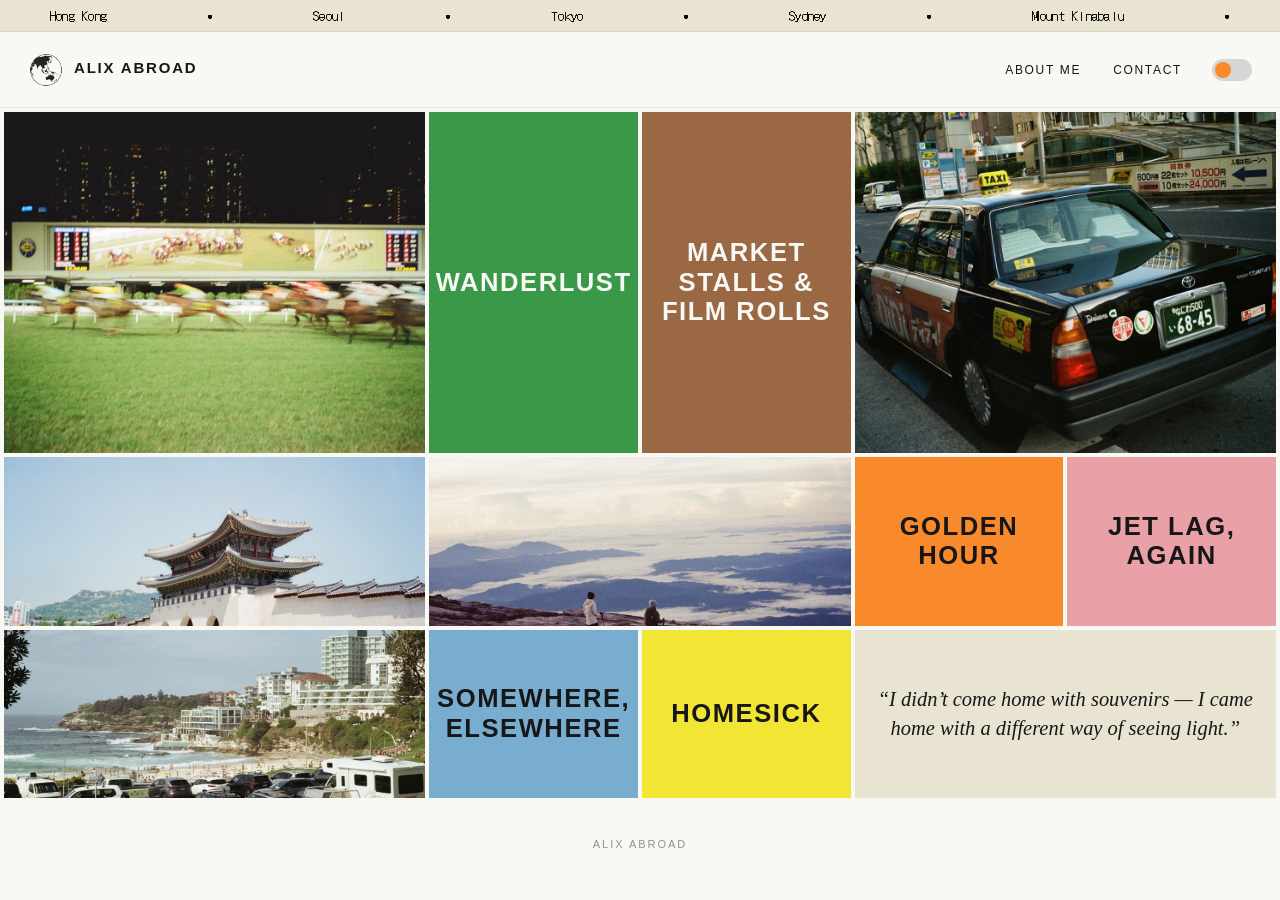
<file: index.html>
<!DOCTYPE html>
<html lang="en">
<head>
<meta charset="UTF-8">
<script>
(function () {
  try {
    if (localStorage.getItem("alix-theme") === "dark") {
      document.documentElement.setAttribute("data-theme", "dark");
    }
  } catch (e) {}
})();
</script>
<meta name="viewport" content="width=device-width, initial-scale=1">
<title>Alix Abroad</title>
<meta name="description" content="An interactive photography archive of Alix's time abroad — Hong Kong, Tokyo, Seoul, Mount Kinabalu, and Sydney.">
<link rel="preconnect" href="https://fonts.googleapis.com">
<link rel="preconnect" href="https://fonts.gstatic.com" crossorigin>
<link href="https://fonts.googleapis.com/css2?family=DotGothic16&display=swap" rel="stylesheet">
<link rel="icon" type="image/png" href="favicon.png">
<link rel="stylesheet" href="css/style.css">
</head>
<body class="custom-cursor">

<div class="ticker">
  <div class="ticker-group">
    <a href="hong-kong.html">Hong Kong</a><span aria-hidden="true"> &bull; </span>
    <a href="seoul.html">Seoul</a><span aria-hidden="true"> &bull; </span>
    <a href="tokyo.html">Tokyo</a><span aria-hidden="true"> &bull; </span>
    <a href="sydney.html">Sydney</a><span aria-hidden="true"> &bull; </span>
    <a href="mount-kinabalu.html">Mount Kinabalu</a><span aria-hidden="true"> &bull; </span>
  </div>
  <div class="ticker-group" aria-hidden="true">
    <a href="hong-kong.html" tabindex="-1">Hong Kong</a><span> &bull; </span>
    <a href="seoul.html" tabindex="-1">Seoul</a><span> &bull; </span>
    <a href="tokyo.html" tabindex="-1">Tokyo</a><span> &bull; </span>
    <a href="sydney.html" tabindex="-1">Sydney</a><span> &bull; </span>
    <a href="mount-kinabalu.html" tabindex="-1">Mount Kinabalu</a><span> &bull; </span>
  </div>
</div>

<canvas class="cursor-canvas" aria-hidden="true"></canvas>

<header>
  <nav>
    <a href="index.html" class="site-logo">
      <img src="favicon.png" alt="">
      <span class="site-logo-text">Alix Abroad</span>
    </a>
    <div class="nav-links">
      <a href="about.html">About Me</a>
      <a href="contact.html">Contact</a>
      <button class="theme-toggle" data-theme-toggle aria-pressed="false" aria-label="Toggle dark mode">
        <span class="theme-toggle__knob"></span>
      </button>
    </div>
  </nav>
</header>

<main>
  <section class="puzzle" aria-label="Destinations">

    <a class="piece piece--photo piece--pink piece--hongkong" href="hong-kong.html">
      <img src="images/hong-kong/homepage.jpg" alt="" loading="eager">
      <span class="piece__label">Hong Kong<span class="piece__view">View &rarr;</span></span>
    </a>

    <a class="piece piece--photo piece--blue piece--tokyo" href="tokyo.html">
      <img src="images/tokyo/homepage.jpg" alt="" loading="eager">
      <span class="piece__label">Tokyo<span class="piece__view">View &rarr;</span></span>
    </a>

    <div class="piece piece--deco piece--green piece--deco-d">Wanderlust</div>

    <div class="piece piece--deco piece--brown piece--deco-e">Market stalls &amp; film rolls</div>

    <a class="piece piece--photo piece--yellow piece--seoul" href="seoul.html">
      <img src="images/seoul/homepage.jpg" alt="" loading="eager">
      <span class="piece__label">Seoul<span class="piece__view">View &rarr;</span></span>
    </a>

    <a class="piece piece--photo piece--brown piece--kinabalu" href="mount-kinabalu.html">
      <img src="images/mount-kinabalu/homepage.jpg" alt="" loading="lazy">
      <span class="piece__label">Mount Kinabalu<span class="piece__view">View &rarr;</span></span>
    </a>

    <div class="piece piece--deco piece--orange piece--deco-h">Golden hour</div>

    <div class="piece piece--deco piece--pink piece--deco-i">Jet lag, again</div>

    <a class="piece piece--photo piece--orange piece--sydney" href="sydney.html">
      <img src="images/sydney/homepage.jpg" alt="" loading="lazy">
      <span class="piece__label">Sydney<span class="piece__view">View &rarr;</span></span>
    </a>

    <div class="piece piece--deco piece--blue piece--deco-j">Somewhere, elsewhere</div>

    <div class="piece piece--deco piece--yellow piece--deco-k">Homesick</div>

    <div class="piece piece--deco piece--cream piece--quote piece--deco-l">&ldquo;I didn&rsquo;t come home with souvenirs &mdash; I came home with a different way of seeing light.&rdquo;</div>

  </section>
</main>

<footer>
  <span class="label-sm text-muted">Alix Abroad</span>
</footer>

<script src="js/site.js" defer></script>
</body>
</html>
</file>
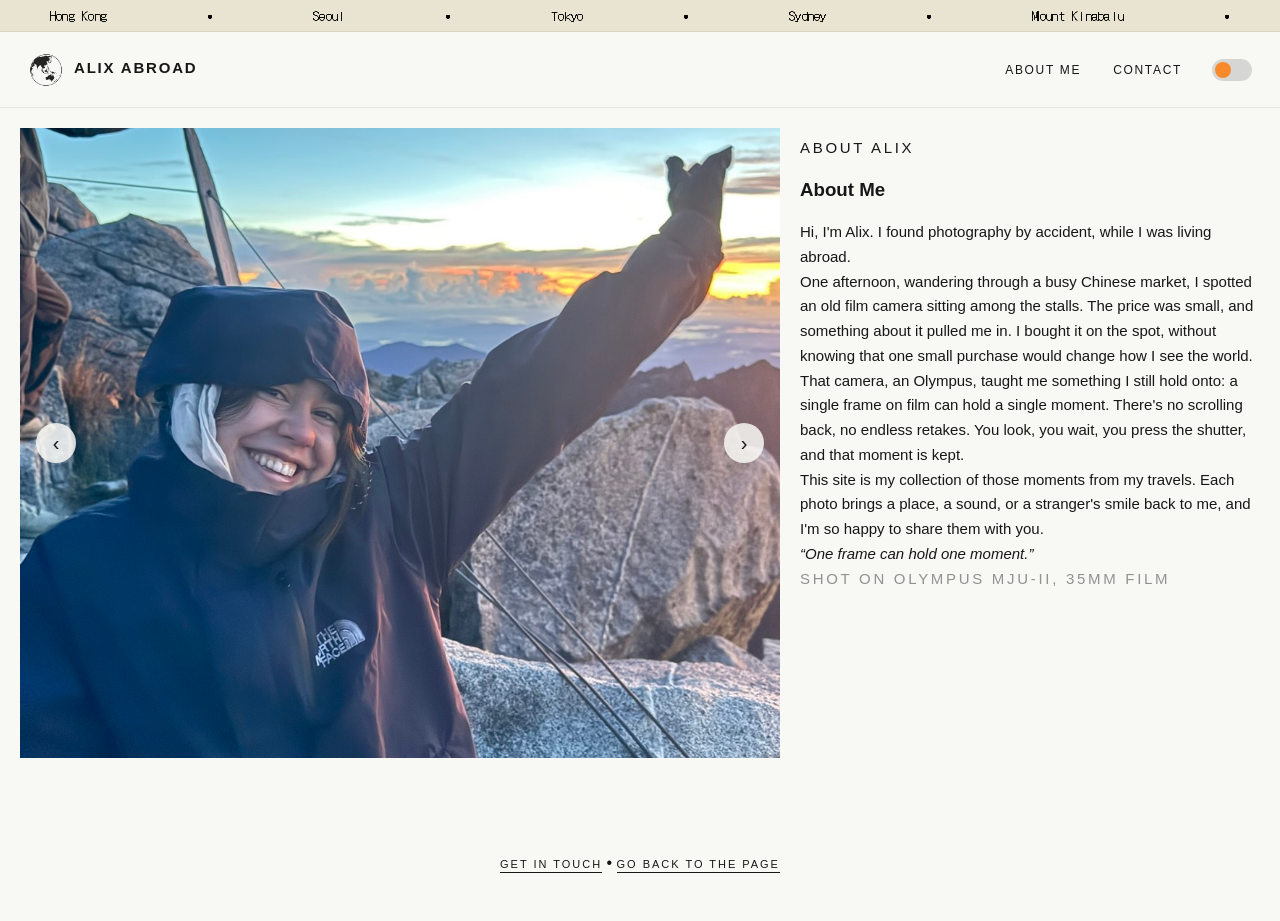
<file: about.html>
<!DOCTYPE html>
<html lang="en">
<head>
<meta charset="UTF-8">
<script>
(function () {
  try {
    if (localStorage.getItem("alix-theme") === "dark") {
      document.documentElement.setAttribute("data-theme", "dark");
    }
  } catch (e) {}
})();
</script>
<meta name="viewport" content="width=device-width, initial-scale=1">
<title>About Me — Alix Abroad</title>
<link rel="preconnect" href="https://fonts.googleapis.com">
<link rel="preconnect" href="https://fonts.gstatic.com" crossorigin>
<link href="https://fonts.googleapis.com/css2?family=DotGothic16&display=swap" rel="stylesheet">
<link rel="icon" type="image/png" href="favicon.png">
<link rel="stylesheet" href="css/style.css">
</head>
<body class="custom-cursor">

<div class="ticker">
  <div class="ticker-group">
    <a href="hong-kong.html">Hong Kong</a><span aria-hidden="true"> &bull; </span>
    <a href="seoul.html">Seoul</a><span aria-hidden="true"> &bull; </span>
    <a href="tokyo.html">Tokyo</a><span aria-hidden="true"> &bull; </span>
    <a href="sydney.html">Sydney</a><span aria-hidden="true"> &bull; </span>
    <a href="mount-kinabalu.html">Mount Kinabalu</a><span aria-hidden="true"> &bull; </span>
  </div>
  <div class="ticker-group" aria-hidden="true">
    <a href="hong-kong.html" tabindex="-1">Hong Kong</a><span> &bull; </span>
    <a href="seoul.html" tabindex="-1">Seoul</a><span> &bull; </span>
    <a href="tokyo.html" tabindex="-1">Tokyo</a><span> &bull; </span>
    <a href="sydney.html" tabindex="-1">Sydney</a><span> &bull; </span>
    <a href="mount-kinabalu.html" tabindex="-1">Mount Kinabalu</a><span> &bull; </span>
  </div>
</div>

<canvas class="cursor-canvas" aria-hidden="true"></canvas>

<header>
  <nav>
    <a href="index.html" class="site-logo">
      <img src="favicon.png" alt="">
      <span class="site-logo-text">Alix Abroad</span>
    </a>
    <div class="nav-links">
      <a href="about.html">About Me</a>
      <a href="contact.html">Contact</a>
      <button class="theme-toggle" data-theme-toggle aria-pressed="false" aria-label="Toggle dark mode">
        <span class="theme-toggle__knob"></span>
      </button>
    </div>
  </nav>
</header>

<main class="trip">
  <section class="trip-editorial trip-editorial--about">
    <div class="trip-slider" data-slider>
      <div class="trip-slider__stage">
        <img data-slide="0" src="images/about/portrait.jpg" alt="Alix smiling at sunrise on the summit of Mount Kinabalu, arm raised to the sky." class="is-active">
        <img data-slide="1" src="images/about/camera.jpg" alt="The Olympus mju-II film camera Alix bought on a whim at a market stall abroad.">
        <button class="trip-slider__arrow trip-slider__arrow--prev" aria-label="Previous photo">&lsaquo;</button>
        <button class="trip-slider__arrow trip-slider__arrow--next" aria-label="Next photo">&rsaquo;</button>
      </div>
    </div>
    <!-- TODO: only two real photos of Alix exist in assets/raw/about right
         now (the Kinabalu portrait + the camera). Drop 1-3 more photos of
         her into that folder, process them with sips into images/about/,
         then add a matching <img data-slide="n"> above to round out the
         slideshow (thumbnails are hidden on this page, so the arrows are
         the only way to cycle through — no extra markup needed for that). -->
    <aside class="trip-editorial__panel">
      <p class="label-sm">About Alix</p>
      <h1>About Me</h1>
      <p>Hi, I'm Alix. I found photography by accident, while I was living abroad.</p>
      <p>One afternoon, wandering through a busy Chinese market, I spotted an old film camera sitting among the stalls. The price was small, and something about it pulled me in. I bought it on the spot, without knowing that one small purchase would change how I see the world.</p>
      <p>That camera, an Olympus, taught me something I still hold onto: a single frame on film can hold a single moment. There's no scrolling back, no endless retakes. You look, you wait, you press the shutter, and that moment is kept.</p>
      <p>This site is my collection of those moments from my travels. Each photo brings a place, a sound, or a stranger's smile back to me, and I'm so happy to share them with you.</p>
      <p class="about-quote">&ldquo;One frame can hold one moment.&rdquo;</p>
      <p class="label-sm text-muted">Shot on Olympus mju-II, 35mm film</p>
    </aside>
  </section>
</main>

<footer>
  <a href="contact.html" class="back-home">Get in Touch</a>
  <span aria-hidden="true"> &bull; </span>
  <a href="index.html" class="back-home">Go Back to the Page</a>
</footer>

<script src="js/site.js" defer></script>
</body>
</html>
</file>
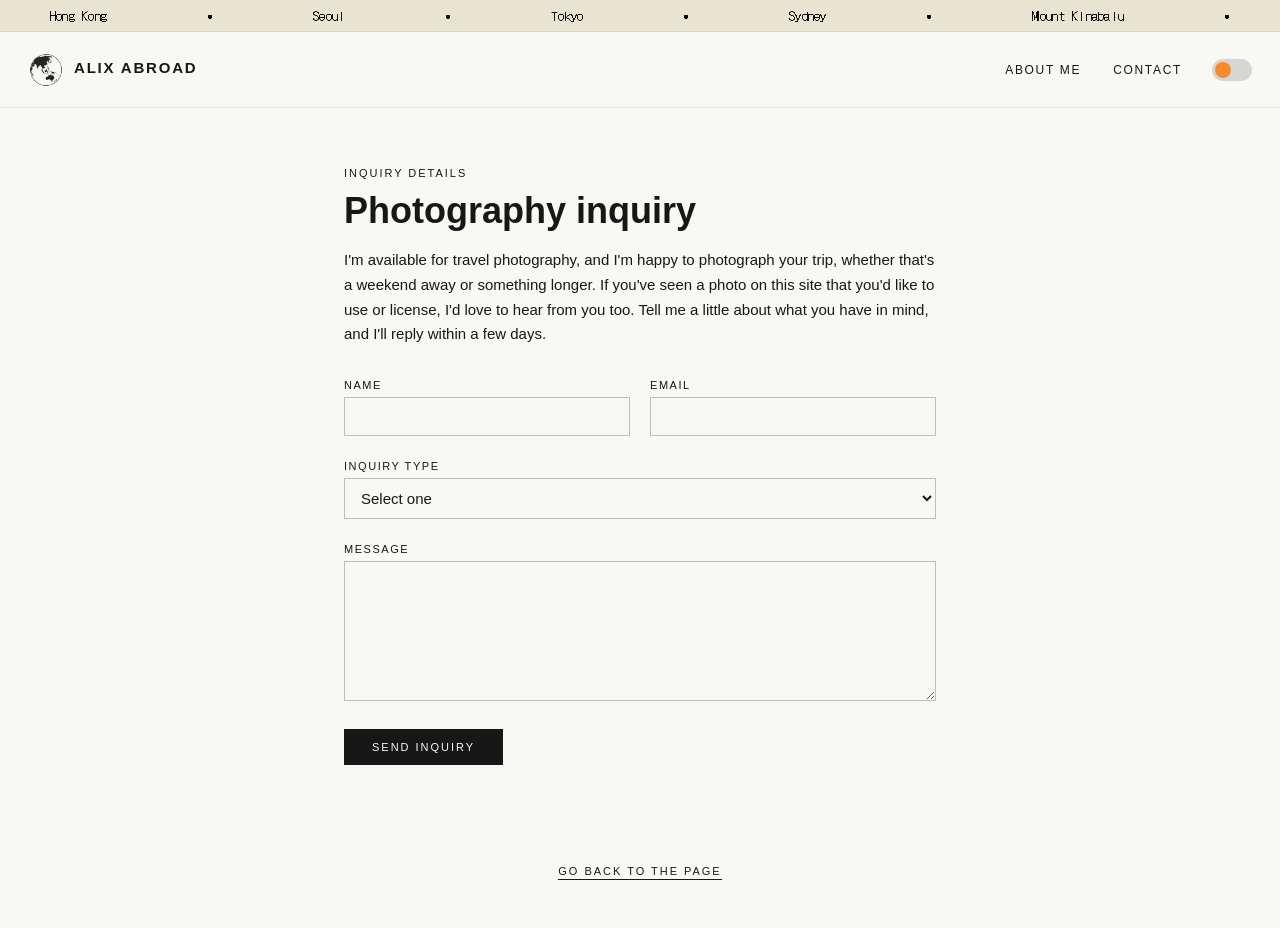
<file: contact.html>
<!DOCTYPE html>
<html lang="en">
<head>
<meta charset="UTF-8">
<script>
(function () {
  try {
    if (localStorage.getItem("alix-theme") === "dark") {
      document.documentElement.setAttribute("data-theme", "dark");
    }
  } catch (e) {}
})();
</script>
<meta name="viewport" content="width=device-width, initial-scale=1">
<title>Contact — Alix Abroad</title>
<link rel="preconnect" href="https://fonts.googleapis.com">
<link rel="preconnect" href="https://fonts.gstatic.com" crossorigin>
<link href="https://fonts.googleapis.com/css2?family=DotGothic16&display=swap" rel="stylesheet">
<link rel="icon" type="image/png" href="favicon.png">
<link rel="stylesheet" href="css/style.css">
</head>
<body class="custom-cursor">

<div class="ticker">
  <div class="ticker-group">
    <a href="hong-kong.html">Hong Kong</a><span aria-hidden="true"> &bull; </span>
    <a href="seoul.html">Seoul</a><span aria-hidden="true"> &bull; </span>
    <a href="tokyo.html">Tokyo</a><span aria-hidden="true"> &bull; </span>
    <a href="sydney.html">Sydney</a><span aria-hidden="true"> &bull; </span>
    <a href="mount-kinabalu.html">Mount Kinabalu</a><span aria-hidden="true"> &bull; </span>
  </div>
  <div class="ticker-group" aria-hidden="true">
    <a href="hong-kong.html" tabindex="-1">Hong Kong</a><span> &bull; </span>
    <a href="seoul.html" tabindex="-1">Seoul</a><span> &bull; </span>
    <a href="tokyo.html" tabindex="-1">Tokyo</a><span> &bull; </span>
    <a href="sydney.html" tabindex="-1">Sydney</a><span> &bull; </span>
    <a href="mount-kinabalu.html" tabindex="-1">Mount Kinabalu</a><span> &bull; </span>
  </div>
</div>

<canvas class="cursor-canvas" aria-hidden="true"></canvas>

<header>
  <nav>
    <a href="index.html" class="site-logo">
      <img src="favicon.png" alt="">
      <span class="site-logo-text">Alix Abroad</span>
    </a>
    <div class="nav-links">
      <a href="about.html">About Me</a>
      <a href="contact.html">Contact</a>
      <button class="theme-toggle" data-theme-toggle aria-pressed="false" aria-label="Toggle dark mode">
        <span class="theme-toggle__knob"></span>
      </button>
    </div>
  </nav>
</header>

<main class="trip">
  <section class="contact-feature">
    <p class="label-sm">Inquiry Details</p>
    <h1>Photography inquiry</h1>
    <p class="contact-feature__intro">I'm available for travel photography, and I'm happy to photograph your trip, whether that's a weekend away or something longer. If you've seen a photo on this site that you'd like to use or license, I'd love to hear from you too. Tell me a little about what you have in mind, and I'll reply within a few days.</p>

    <form class="inquiry-form" action="https://formspree.io/f/xzezyega" method="POST">
      <div class="inquiry-form__field">
        <label for="name">Name</label>
        <input type="text" id="name" name="name" required>
      </div>

      <div class="inquiry-form__field">
        <label for="email">Email</label>
        <input type="email" id="email" name="email" required>
      </div>

      <div class="inquiry-form__field inquiry-form__field--full">
        <label for="inquiry-type">Inquiry type</label>
        <select id="inquiry-type" name="inquiry_type" required>
          <option value="" disabled selected>Select one</option>
          <option value="Photograph my trip">Photograph my trip</option>
          <option value="License a photo">License a photo</option>
          <option value="Other">Other</option>
        </select>
      </div>

      <div class="inquiry-form__field inquiry-form__field--full">
        <label for="message">Message</label>
        <textarea id="message" name="message" required></textarea>
      </div>

      <input type="hidden" name="_subject" value="New photography inquiry">
      <input type="hidden" name="_next" value="https://tuttijonson.github.io/alix-photo-site/thanks.html">

      <button type="submit" class="inquiry-form__submit">Send inquiry</button>
    </form>
  </section>
</main>

<footer>
  <a href="index.html" class="back-home">Go Back to the Page</a>
</footer>

<script src="js/site.js" defer></script>
</body>
</html>
</file>
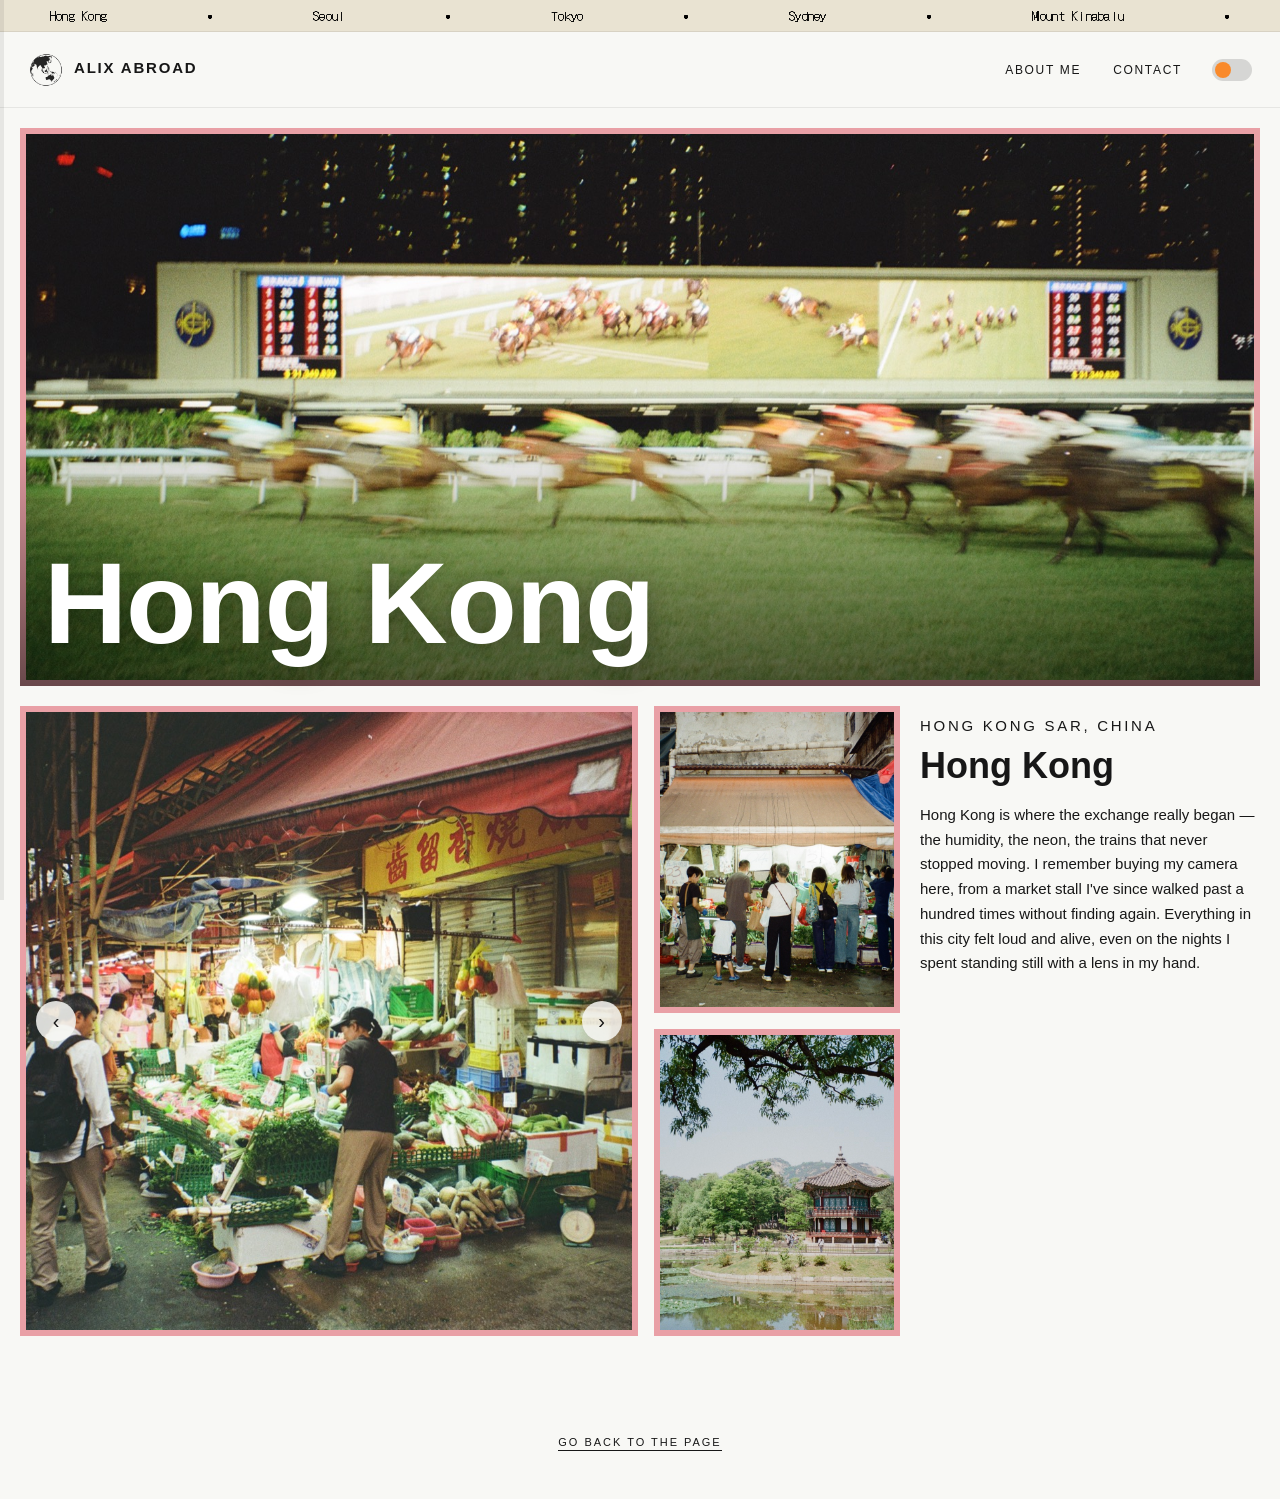
<file: hong-kong.html>
<!DOCTYPE html>
<html lang="en">
<head>
<meta charset="UTF-8">
<script>
(function () {
  try {
    if (localStorage.getItem("alix-theme") === "dark") {
      document.documentElement.setAttribute("data-theme", "dark");
    }
  } catch (e) {}
})();
</script>
<meta name="viewport" content="width=device-width, initial-scale=1">
<title>Hong Kong — Alix Abroad</title>
<link rel="preconnect" href="https://fonts.googleapis.com">
<link rel="preconnect" href="https://fonts.gstatic.com" crossorigin>
<link href="https://fonts.googleapis.com/css2?family=DotGothic16&display=swap" rel="stylesheet">
<link rel="icon" type="image/png" href="favicon.png">
<link rel="stylesheet" href="css/style.css">
</head>
<body class="custom-cursor">

<div class="ticker">
  <div class="ticker-group">
    <a href="hong-kong.html">Hong Kong</a><span aria-hidden="true"> &bull; </span>
    <a href="seoul.html">Seoul</a><span aria-hidden="true"> &bull; </span>
    <a href="tokyo.html">Tokyo</a><span aria-hidden="true"> &bull; </span>
    <a href="sydney.html">Sydney</a><span aria-hidden="true"> &bull; </span>
    <a href="mount-kinabalu.html">Mount Kinabalu</a><span aria-hidden="true"> &bull; </span>
  </div>
  <div class="ticker-group" aria-hidden="true">
    <a href="hong-kong.html" tabindex="-1">Hong Kong</a><span> &bull; </span>
    <a href="seoul.html" tabindex="-1">Seoul</a><span> &bull; </span>
    <a href="tokyo.html" tabindex="-1">Tokyo</a><span> &bull; </span>
    <a href="sydney.html" tabindex="-1">Sydney</a><span> &bull; </span>
    <a href="mount-kinabalu.html" tabindex="-1">Mount Kinabalu</a><span> &bull; </span>
  </div>
</div>

<canvas class="cursor-canvas" aria-hidden="true"></canvas>
<div class="scroll-progress" aria-hidden="true"><div class="scroll-progress__fill"></div></div>

<header>
  <nav>
    <a href="index.html" class="site-logo">
      <img src="favicon.png" alt="">
      <span class="site-logo-text">Alix Abroad</span>
    </a>
    <div class="nav-links">
      <a href="about.html">About Me</a>
      <a href="contact.html">Contact</a>
      <button class="theme-toggle" data-theme-toggle aria-pressed="false" aria-label="Toggle dark mode">
        <span class="theme-toggle__knob"></span>
      </button>
    </div>
  </nav>
</header>

<main class="trip trip--pink">
  <section class="trip-hero">
    <img class="trip-hero__img" src="images/hong-kong/hero.jpg" alt="Hong Kong">
    <h1 class="trip-hero__title">Hong Kong</h1>
  </section>

  <section class="trip-editorial">
    <div class="trip-slider" data-slider>
      <div class="trip-slider__stage">
        <img data-slide="0" src="images/hong-kong/gallery-1.jpg" alt="" class="is-active">
        <img data-slide="1" src="images/hong-kong/gallery-2.jpg" alt="">
        <img data-slide="2" src="images/hong-kong/gallery-3.jpg" alt="">
        <button class="trip-slider__arrow trip-slider__arrow--prev" aria-label="Previous photo">&lsaquo;</button>
        <button class="trip-slider__arrow trip-slider__arrow--next" aria-label="Next photo">&rsaquo;</button>
      </div>
      <div class="trip-slider__thumbs">
        <button data-go-to="1" aria-label="Show photo 2"><img src="images/hong-kong/gallery-2.jpg" alt=""></button>
        <button data-go-to="2" aria-label="Show photo 3"><img src="images/hong-kong/gallery-3.jpg" alt=""></button>
      </div>
    </div>
    <aside class="trip-editorial__panel">
      <p class="label-sm">Hong Kong SAR, China</p>
      <h2>Hong Kong</h2>
      <!-- AI-written copy: Alix reviewed this in the client interview and liked it, so it was kept as final -->
      <p>Hong Kong is where the exchange really began — the humidity, the neon, the trains that never stopped moving. I remember buying my camera here, from a market stall I've since walked past a hundred times without finding again. Everything in this city felt loud and alive, even on the nights I spent standing still with a lens in my hand.</p>
    </aside>
  </section>
</main>

<footer>
  <a href="index.html" class="back-home">Go Back to the Page</a>
</footer>

<script src="js/site.js" defer></script>
</body>
</html>
</file>
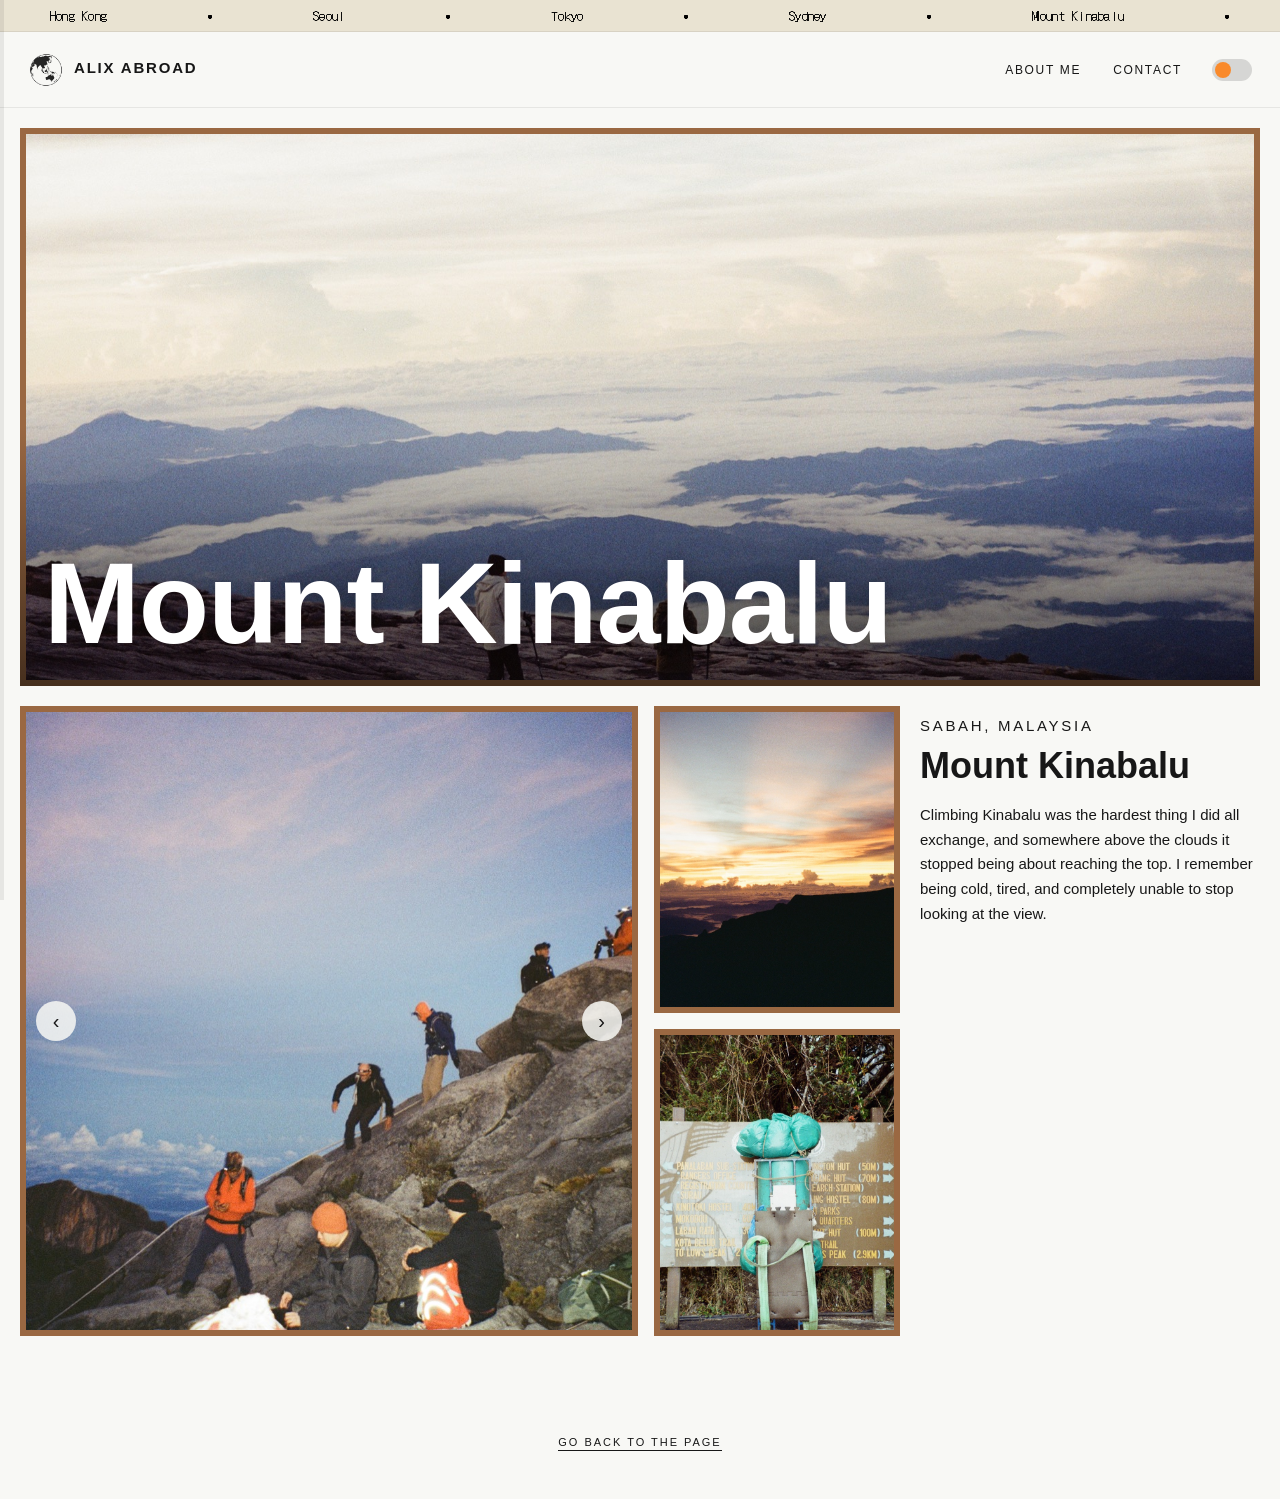
<file: mount-kinabalu.html>
<!DOCTYPE html>
<html lang="en">
<head>
<meta charset="UTF-8">
<script>
(function () {
  try {
    if (localStorage.getItem("alix-theme") === "dark") {
      document.documentElement.setAttribute("data-theme", "dark");
    }
  } catch (e) {}
})();
</script>
<meta name="viewport" content="width=device-width, initial-scale=1">
<title>Mount Kinabalu — Alix Abroad</title>
<link rel="preconnect" href="https://fonts.googleapis.com">
<link rel="preconnect" href="https://fonts.gstatic.com" crossorigin>
<link href="https://fonts.googleapis.com/css2?family=DotGothic16&display=swap" rel="stylesheet">
<link rel="icon" type="image/png" href="favicon.png">
<link rel="stylesheet" href="css/style.css">
</head>
<body class="custom-cursor">

<div class="ticker">
  <div class="ticker-group">
    <a href="hong-kong.html">Hong Kong</a><span aria-hidden="true"> &bull; </span>
    <a href="seoul.html">Seoul</a><span aria-hidden="true"> &bull; </span>
    <a href="tokyo.html">Tokyo</a><span aria-hidden="true"> &bull; </span>
    <a href="sydney.html">Sydney</a><span aria-hidden="true"> &bull; </span>
    <a href="mount-kinabalu.html">Mount Kinabalu</a><span aria-hidden="true"> &bull; </span>
  </div>
  <div class="ticker-group" aria-hidden="true">
    <a href="hong-kong.html" tabindex="-1">Hong Kong</a><span> &bull; </span>
    <a href="seoul.html" tabindex="-1">Seoul</a><span> &bull; </span>
    <a href="tokyo.html" tabindex="-1">Tokyo</a><span> &bull; </span>
    <a href="sydney.html" tabindex="-1">Sydney</a><span> &bull; </span>
    <a href="mount-kinabalu.html" tabindex="-1">Mount Kinabalu</a><span> &bull; </span>
  </div>
</div>

<canvas class="cursor-canvas" aria-hidden="true"></canvas>
<div class="scroll-progress" aria-hidden="true"><div class="scroll-progress__fill"></div></div>

<header>
  <nav>
    <a href="index.html" class="site-logo">
      <img src="favicon.png" alt="">
      <span class="site-logo-text">Alix Abroad</span>
    </a>
    <div class="nav-links">
      <a href="about.html">About Me</a>
      <a href="contact.html">Contact</a>
      <button class="theme-toggle" data-theme-toggle aria-pressed="false" aria-label="Toggle dark mode">
        <span class="theme-toggle__knob"></span>
      </button>
    </div>
  </nav>
</header>

<main class="trip trip--brown">
  <section class="trip-hero">
    <img class="trip-hero__img" src="images/mount-kinabalu/hero.jpg" alt="Mount Kinabalu">
    <h1 class="trip-hero__title">Mount Kinabalu</h1>
  </section>

  <section class="trip-editorial">
    <div class="trip-slider" data-slider>
      <div class="trip-slider__stage">
        <img data-slide="0" src="images/mount-kinabalu/gallery-1.jpg" alt="" class="is-active">
        <img data-slide="1" src="images/mount-kinabalu/gallery-2.jpg" alt="">
        <img data-slide="2" src="images/mount-kinabalu/gallery-3.jpg" alt="">
        <button class="trip-slider__arrow trip-slider__arrow--prev" aria-label="Previous photo">&lsaquo;</button>
        <button class="trip-slider__arrow trip-slider__arrow--next" aria-label="Next photo">&rsaquo;</button>
      </div>
      <div class="trip-slider__thumbs">
        <button data-go-to="1" aria-label="Show photo 2"><img src="images/mount-kinabalu/gallery-2.jpg" alt=""></button>
        <button data-go-to="2" aria-label="Show photo 3"><img src="images/mount-kinabalu/gallery-3.jpg" alt=""></button>
      </div>
    </div>
    <aside class="trip-editorial__panel">
      <p class="label-sm">Sabah, Malaysia</p>
      <h2>Mount Kinabalu</h2>
      <!-- AI-written copy: Alix reviewed this in the client interview and liked it, so it was kept as final -->
      <p>Climbing Kinabalu was the hardest thing I did all exchange, and somewhere above the clouds it stopped being about reaching the top. I remember being cold, tired, and completely unable to stop looking at the view.</p>
    </aside>
  </section>
</main>

<footer>
  <a href="index.html" class="back-home">Go Back to the Page</a>
</footer>

<script src="js/site.js" defer></script>
</body>
</html>
</file>
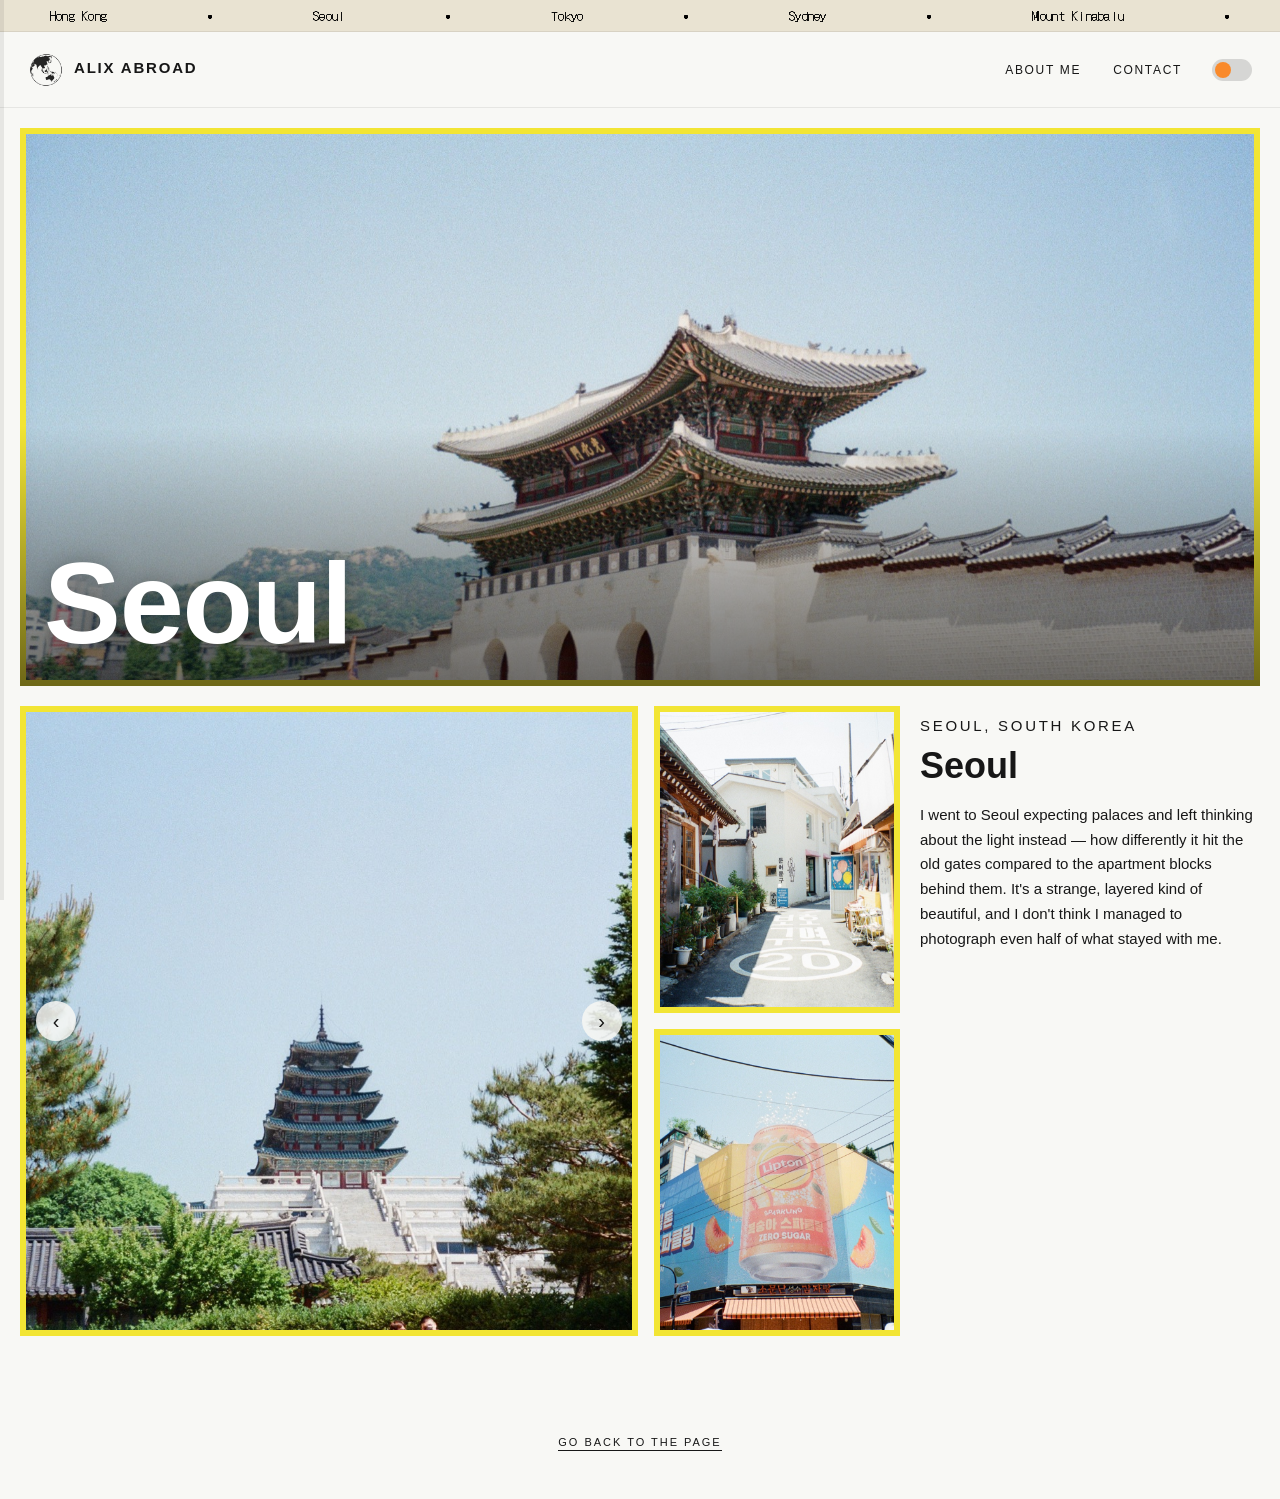
<file: seoul.html>
<!DOCTYPE html>
<html lang="en">
<head>
<meta charset="UTF-8">
<script>
(function () {
  try {
    if (localStorage.getItem("alix-theme") === "dark") {
      document.documentElement.setAttribute("data-theme", "dark");
    }
  } catch (e) {}
})();
</script>
<meta name="viewport" content="width=device-width, initial-scale=1">
<title>Seoul — Alix Abroad</title>
<link rel="preconnect" href="https://fonts.googleapis.com">
<link rel="preconnect" href="https://fonts.gstatic.com" crossorigin>
<link href="https://fonts.googleapis.com/css2?family=DotGothic16&display=swap" rel="stylesheet">
<link rel="icon" type="image/png" href="favicon.png">
<link rel="stylesheet" href="css/style.css">
</head>
<body class="custom-cursor">

<div class="ticker">
  <div class="ticker-group">
    <a href="hong-kong.html">Hong Kong</a><span aria-hidden="true"> &bull; </span>
    <a href="seoul.html">Seoul</a><span aria-hidden="true"> &bull; </span>
    <a href="tokyo.html">Tokyo</a><span aria-hidden="true"> &bull; </span>
    <a href="sydney.html">Sydney</a><span aria-hidden="true"> &bull; </span>
    <a href="mount-kinabalu.html">Mount Kinabalu</a><span aria-hidden="true"> &bull; </span>
  </div>
  <div class="ticker-group" aria-hidden="true">
    <a href="hong-kong.html" tabindex="-1">Hong Kong</a><span> &bull; </span>
    <a href="seoul.html" tabindex="-1">Seoul</a><span> &bull; </span>
    <a href="tokyo.html" tabindex="-1">Tokyo</a><span> &bull; </span>
    <a href="sydney.html" tabindex="-1">Sydney</a><span> &bull; </span>
    <a href="mount-kinabalu.html" tabindex="-1">Mount Kinabalu</a><span> &bull; </span>
  </div>
</div>

<canvas class="cursor-canvas" aria-hidden="true"></canvas>
<div class="scroll-progress" aria-hidden="true"><div class="scroll-progress__fill"></div></div>

<header>
  <nav>
    <a href="index.html" class="site-logo">
      <img src="favicon.png" alt="">
      <span class="site-logo-text">Alix Abroad</span>
    </a>
    <div class="nav-links">
      <a href="about.html">About Me</a>
      <a href="contact.html">Contact</a>
      <button class="theme-toggle" data-theme-toggle aria-pressed="false" aria-label="Toggle dark mode">
        <span class="theme-toggle__knob"></span>
      </button>
    </div>
  </nav>
</header>

<main class="trip trip--yellow">
  <section class="trip-hero">
    <img class="trip-hero__img" src="images/seoul/hero.jpg" alt="Seoul">
    <h1 class="trip-hero__title">Seoul</h1>
  </section>

  <section class="trip-editorial">
    <div class="trip-slider" data-slider>
      <div class="trip-slider__stage">
        <img data-slide="0" src="images/seoul/gallery-1.jpg" alt="" class="is-active">
        <img data-slide="1" src="images/seoul/gallery-2.jpg" alt="">
        <img data-slide="2" src="images/seoul/gallery-3.jpg" alt="">
        <button class="trip-slider__arrow trip-slider__arrow--prev" aria-label="Previous photo">&lsaquo;</button>
        <button class="trip-slider__arrow trip-slider__arrow--next" aria-label="Next photo">&rsaquo;</button>
      </div>
      <div class="trip-slider__thumbs">
        <button data-go-to="1" aria-label="Show photo 2"><img src="images/seoul/gallery-2.jpg" alt=""></button>
        <button data-go-to="2" aria-label="Show photo 3"><img src="images/seoul/gallery-3.jpg" alt=""></button>
      </div>
    </div>
    <aside class="trip-editorial__panel">
      <p class="label-sm">Seoul, South Korea</p>
      <h2>Seoul</h2>
      <!-- AI-written copy: Alix reviewed this in the client interview and liked it, so it was kept as final -->
      <p>I went to Seoul expecting palaces and left thinking about the light instead — how differently it hit the old gates compared to the apartment blocks behind them. It's a strange, layered kind of beautiful, and I don't think I managed to photograph even half of what stayed with me.</p>
    </aside>
  </section>
</main>

<footer>
  <a href="index.html" class="back-home">Go Back to the Page</a>
</footer>

<script src="js/site.js" defer></script>
</body>
</html>
</file>
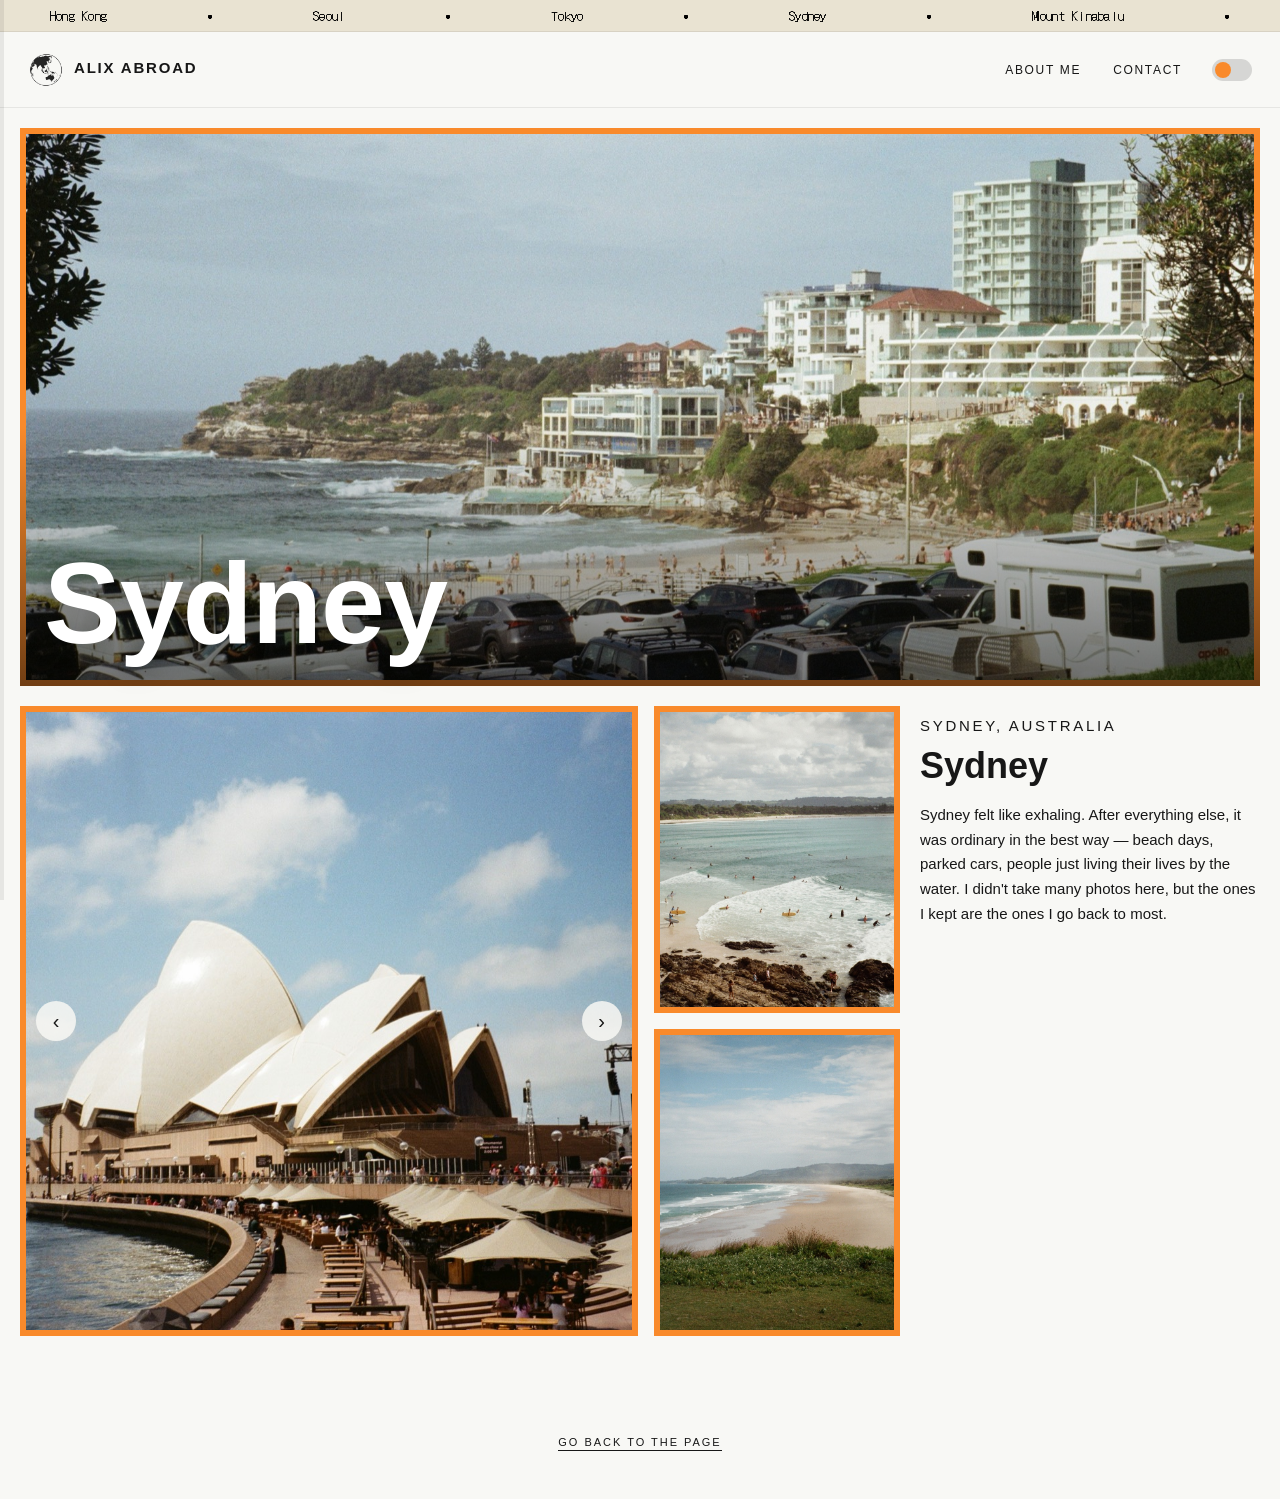
<file: sydney.html>
<!DOCTYPE html>
<html lang="en">
<head>
<meta charset="UTF-8">
<script>
(function () {
  try {
    if (localStorage.getItem("alix-theme") === "dark") {
      document.documentElement.setAttribute("data-theme", "dark");
    }
  } catch (e) {}
})();
</script>
<meta name="viewport" content="width=device-width, initial-scale=1">
<title>Sydney — Alix Abroad</title>
<link rel="preconnect" href="https://fonts.googleapis.com">
<link rel="preconnect" href="https://fonts.gstatic.com" crossorigin>
<link href="https://fonts.googleapis.com/css2?family=DotGothic16&display=swap" rel="stylesheet">
<link rel="icon" type="image/png" href="favicon.png">
<link rel="stylesheet" href="css/style.css">
</head>
<body class="custom-cursor">

<div class="ticker">
  <div class="ticker-group">
    <a href="hong-kong.html">Hong Kong</a><span aria-hidden="true"> &bull; </span>
    <a href="seoul.html">Seoul</a><span aria-hidden="true"> &bull; </span>
    <a href="tokyo.html">Tokyo</a><span aria-hidden="true"> &bull; </span>
    <a href="sydney.html">Sydney</a><span aria-hidden="true"> &bull; </span>
    <a href="mount-kinabalu.html">Mount Kinabalu</a><span aria-hidden="true"> &bull; </span>
  </div>
  <div class="ticker-group" aria-hidden="true">
    <a href="hong-kong.html" tabindex="-1">Hong Kong</a><span> &bull; </span>
    <a href="seoul.html" tabindex="-1">Seoul</a><span> &bull; </span>
    <a href="tokyo.html" tabindex="-1">Tokyo</a><span> &bull; </span>
    <a href="sydney.html" tabindex="-1">Sydney</a><span> &bull; </span>
    <a href="mount-kinabalu.html" tabindex="-1">Mount Kinabalu</a><span> &bull; </span>
  </div>
</div>

<canvas class="cursor-canvas" aria-hidden="true"></canvas>
<div class="scroll-progress" aria-hidden="true"><div class="scroll-progress__fill"></div></div>

<header>
  <nav>
    <a href="index.html" class="site-logo">
      <img src="favicon.png" alt="">
      <span class="site-logo-text">Alix Abroad</span>
    </a>
    <div class="nav-links">
      <a href="about.html">About Me</a>
      <a href="contact.html">Contact</a>
      <button class="theme-toggle" data-theme-toggle aria-pressed="false" aria-label="Toggle dark mode">
        <span class="theme-toggle__knob"></span>
      </button>
    </div>
  </nav>
</header>

<main class="trip trip--orange">
  <section class="trip-hero">
    <img class="trip-hero__img" src="images/sydney/hero.jpg" alt="Sydney">
    <h1 class="trip-hero__title">Sydney</h1>
  </section>

  <section class="trip-editorial">
    <div class="trip-slider" data-slider>
      <div class="trip-slider__stage">
        <img data-slide="0" src="images/sydney/gallery-1.jpg" alt="" class="is-active">
        <img data-slide="1" src="images/sydney/gallery-2.jpg" alt="">
        <img data-slide="2" src="images/sydney/gallery-3.jpg" alt="">
        <button class="trip-slider__arrow trip-slider__arrow--prev" aria-label="Previous photo">&lsaquo;</button>
        <button class="trip-slider__arrow trip-slider__arrow--next" aria-label="Next photo">&rsaquo;</button>
      </div>
      <div class="trip-slider__thumbs">
        <button data-go-to="1" aria-label="Show photo 2"><img src="images/sydney/gallery-2.jpg" alt=""></button>
        <button data-go-to="2" aria-label="Show photo 3"><img src="images/sydney/gallery-3.jpg" alt=""></button>
      </div>
    </div>
    <aside class="trip-editorial__panel">
      <p class="label-sm">Sydney, Australia</p>
      <h2>Sydney</h2>
      <!-- AI-written copy: Alix reviewed this in the client interview and liked it, so it was kept as final -->
      <p>Sydney felt like exhaling. After everything else, it was ordinary in the best way — beach days, parked cars, people just living their lives by the water. I didn't take many photos here, but the ones I kept are the ones I go back to most.</p>
    </aside>
  </section>
</main>

<footer>
  <a href="index.html" class="back-home">Go Back to the Page</a>
</footer>

<script src="js/site.js" defer></script>
</body>
</html>
</file>
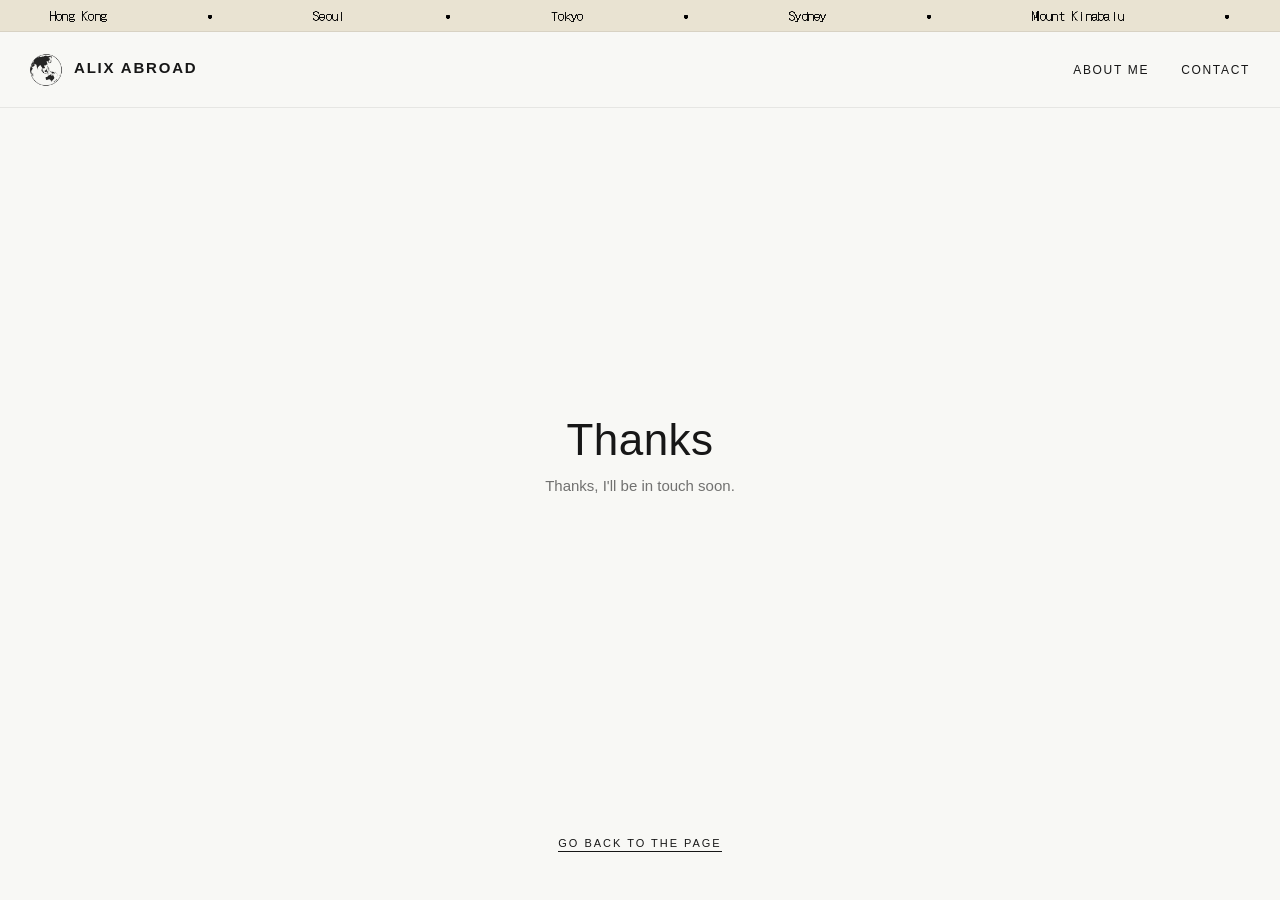
<file: thanks.html>
<!DOCTYPE html>
<html lang="en">
<head>
<meta charset="UTF-8">
<meta name="viewport" content="width=device-width, initial-scale=1">
<title>Thanks — Alix Abroad</title>
<link rel="preconnect" href="https://fonts.googleapis.com">
<link rel="preconnect" href="https://fonts.gstatic.com" crossorigin>
<link href="https://fonts.googleapis.com/css2?family=DotGothic16&display=swap" rel="stylesheet">
<link rel="icon" type="image/png" href="favicon.png">
<link rel="stylesheet" href="css/style.css">
</head>
<body class="custom-cursor">

<div class="ticker">
  <div class="ticker-group">
    <a href="hong-kong.html">Hong Kong</a><span aria-hidden="true"> &bull; </span>
    <a href="seoul.html">Seoul</a><span aria-hidden="true"> &bull; </span>
    <a href="tokyo.html">Tokyo</a><span aria-hidden="true"> &bull; </span>
    <a href="sydney.html">Sydney</a><span aria-hidden="true"> &bull; </span>
    <a href="mount-kinabalu.html">Mount Kinabalu</a><span aria-hidden="true"> &bull; </span>
  </div>
  <div class="ticker-group" aria-hidden="true">
    <a href="hong-kong.html" tabindex="-1">Hong Kong</a><span> &bull; </span>
    <a href="seoul.html" tabindex="-1">Seoul</a><span> &bull; </span>
    <a href="tokyo.html" tabindex="-1">Tokyo</a><span> &bull; </span>
    <a href="sydney.html" tabindex="-1">Sydney</a><span> &bull; </span>
    <a href="mount-kinabalu.html" tabindex="-1">Mount Kinabalu</a><span> &bull; </span>
  </div>
</div>

<canvas class="cursor-canvas" aria-hidden="true"></canvas>

<header>
  <nav>
    <a href="index.html" class="site-logo">
      <img src="favicon.png" alt="">
      <span class="site-logo-text">Alix Abroad</span>
    </a>
    <div class="nav-links">
      <a href="about.html">About Me</a>
      <a href="contact.html">Contact</a>
    </div>
  </nav>
</header>

<main>
  <section class="page-placeholder">
    <div>
      <h1>Thanks</h1>
      <p>Thanks, I'll be in touch soon.</p>
    </div>
  </section>
</main>

<footer>
  <a href="index.html" class="back-home">Go Back to the Page</a>
</footer>

<script src="js/site.js" defer></script>
</body>
</html>
</file>
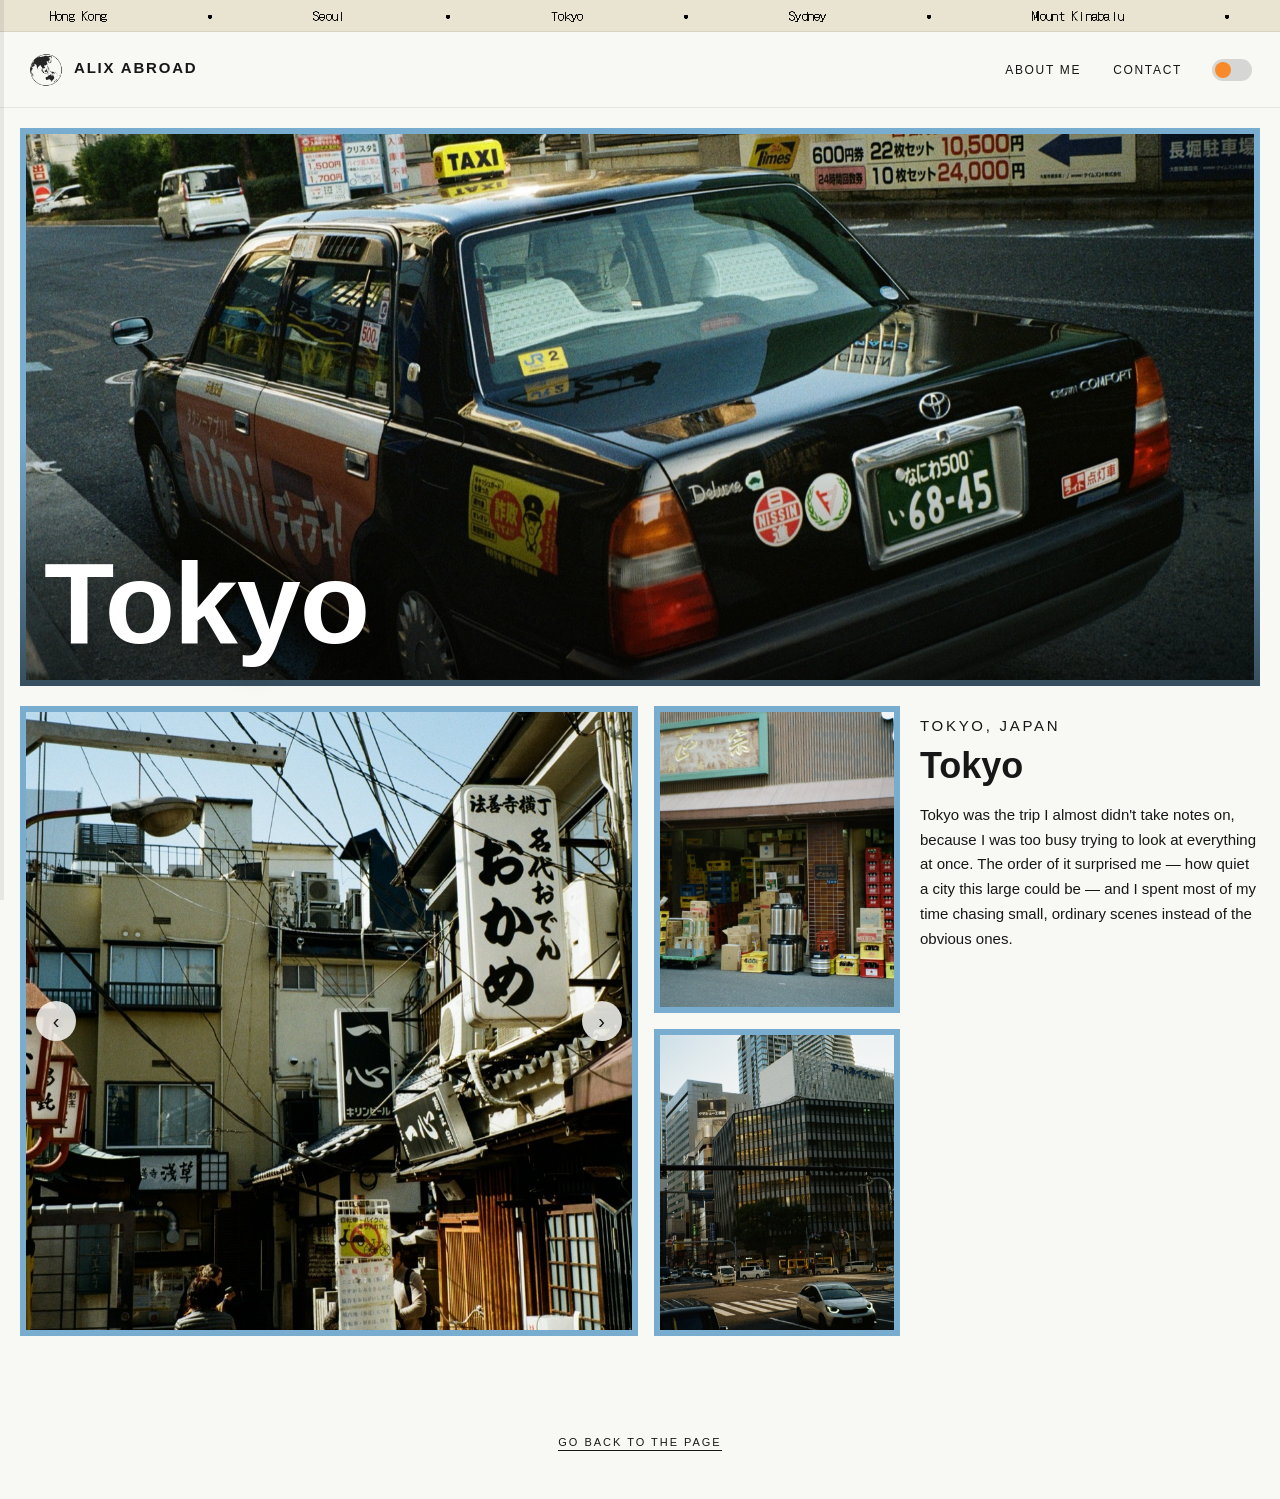
<file: tokyo.html>
<!DOCTYPE html>
<html lang="en">
<head>
<meta charset="UTF-8">
<script>
(function () {
  try {
    if (localStorage.getItem("alix-theme") === "dark") {
      document.documentElement.setAttribute("data-theme", "dark");
    }
  } catch (e) {}
})();
</script>
<meta name="viewport" content="width=device-width, initial-scale=1">
<title>Tokyo — Alix Abroad</title>
<link rel="preconnect" href="https://fonts.googleapis.com">
<link rel="preconnect" href="https://fonts.gstatic.com" crossorigin>
<link href="https://fonts.googleapis.com/css2?family=DotGothic16&display=swap" rel="stylesheet">
<link rel="icon" type="image/png" href="favicon.png">
<link rel="stylesheet" href="css/style.css">
</head>
<body class="custom-cursor">

<div class="ticker">
  <div class="ticker-group">
    <a href="hong-kong.html">Hong Kong</a><span aria-hidden="true"> &bull; </span>
    <a href="seoul.html">Seoul</a><span aria-hidden="true"> &bull; </span>
    <a href="tokyo.html">Tokyo</a><span aria-hidden="true"> &bull; </span>
    <a href="sydney.html">Sydney</a><span aria-hidden="true"> &bull; </span>
    <a href="mount-kinabalu.html">Mount Kinabalu</a><span aria-hidden="true"> &bull; </span>
  </div>
  <div class="ticker-group" aria-hidden="true">
    <a href="hong-kong.html" tabindex="-1">Hong Kong</a><span> &bull; </span>
    <a href="seoul.html" tabindex="-1">Seoul</a><span> &bull; </span>
    <a href="tokyo.html" tabindex="-1">Tokyo</a><span> &bull; </span>
    <a href="sydney.html" tabindex="-1">Sydney</a><span> &bull; </span>
    <a href="mount-kinabalu.html" tabindex="-1">Mount Kinabalu</a><span> &bull; </span>
  </div>
</div>

<canvas class="cursor-canvas" aria-hidden="true"></canvas>
<div class="scroll-progress" aria-hidden="true"><div class="scroll-progress__fill"></div></div>

<header>
  <nav>
    <a href="index.html" class="site-logo">
      <img src="favicon.png" alt="">
      <span class="site-logo-text">Alix Abroad</span>
    </a>
    <div class="nav-links">
      <a href="about.html">About Me</a>
      <a href="contact.html">Contact</a>
      <button class="theme-toggle" data-theme-toggle aria-pressed="false" aria-label="Toggle dark mode">
        <span class="theme-toggle__knob"></span>
      </button>
    </div>
  </nav>
</header>

<main class="trip trip--blue">
  <section class="trip-hero">
    <img class="trip-hero__img" src="images/tokyo/hero.jpg" alt="Tokyo">
    <h1 class="trip-hero__title">Tokyo</h1>
  </section>

  <section class="trip-editorial">
    <div class="trip-slider" data-slider>
      <div class="trip-slider__stage">
        <img data-slide="0" src="images/tokyo/gallery-1.jpg" alt="" class="is-active">
        <img data-slide="1" src="images/tokyo/gallery-2.jpg" alt="">
        <img data-slide="2" src="images/tokyo/gallery-3.jpg" alt="">
        <button class="trip-slider__arrow trip-slider__arrow--prev" aria-label="Previous photo">&lsaquo;</button>
        <button class="trip-slider__arrow trip-slider__arrow--next" aria-label="Next photo">&rsaquo;</button>
      </div>
      <div class="trip-slider__thumbs">
        <button data-go-to="1" aria-label="Show photo 2"><img src="images/tokyo/gallery-2.jpg" alt=""></button>
        <button data-go-to="2" aria-label="Show photo 3"><img src="images/tokyo/gallery-3.jpg" alt=""></button>
      </div>
    </div>
    <aside class="trip-editorial__panel">
      <p class="label-sm">Tokyo, Japan</p>
      <h2>Tokyo</h2>
      <!-- AI-written copy: Alix reviewed this in the client interview and liked it, so it was kept as final -->
      <p>Tokyo was the trip I almost didn't take notes on, because I was too busy trying to look at everything at once. The order of it surprised me — how quiet a city this large could be — and I spent most of my time chasing small, ordinary scenes instead of the obvious ones.</p>
    </aside>
  </section>
</main>

<footer>
  <a href="index.html" class="back-home">Go Back to the Page</a>
</footer>

<script src="js/site.js" defer></script>
</body>
</html>
</file>
<file: css/style.css>
/* ===========================================================
   Alix Abroad — single shared stylesheet
   Swiss editorial + analog travel journal + playful modernism
   =========================================================== */

/* ---------- Reset ---------- */
*, *::before, *::after { box-sizing: border-box; }
html, body { margin: 0; padding: 0; overflow-x: hidden; }
img { display: block; max-width: 100%; }
a { color: inherit; text-decoration: none; }
ul { margin: 0; padding: 0; list-style: none; }

/* page skeleton: header + main + footer always sum to exactly one viewport
   when content is short (e.g. the homepage puzzle), and scroll normally
   like any ordinary page when content is tall (trip/about/contact pages) */
body {
  display: flex;
  flex-direction: column;
  min-height: 100vh;
}

header { flex: 0 0 auto; }

main {
  flex: 1 1 auto;
  display: flex;
  flex-direction: column;
}

footer { flex: 0 0 auto; }

/* ---------- Design tokens ---------- */
:root {
  /* approved palette */
  --pink:   #E9A0A6;
  --yellow: #F2E534;
  --green:  #3A9949;
  --blue:   #79ADD0;
  --orange: #F98A2B;
  --cream:  #E9E3D2;
  --brown:  #9A6842;
  --ink:    #171717;
  --bg:     #F8F8F5;

  --font-sans: Inter, "Helvetica Neue", Helvetica, Arial, sans-serif;
  --font-serif: "Cormorant Garamond", Georgia, "Times New Roman", serif;
  --font-ticker: "DotGothic16", monospace;

  --header-h: 76px;
}

/* Dark mode: no new colors — just the two existing neutrals swapped.
   Every rule below is already written in terms of var(--bg)/var(--ink),
   so this repaints the whole page with no other CSS changes needed. */
:root[data-theme="dark"] {
  --bg:  #171717;
  --ink: #F8F8F5;
}

html {
  font-family: var(--font-sans);
  color: var(--ink);
  background: var(--bg);
  -webkit-font-smoothing: antialiased;
  transition: background-color 0.25s ease, color 0.25s ease;
}

body { background: var(--bg); }

/* ---------- Small uppercase label treatment (PRD §10) ---------- */
.label-sm {
  text-transform: uppercase;
  font-size: 11px;
  letter-spacing: 0.18em;
  font-weight: 500;
}

/* ---------- Ticker bar: destinations marquee, above the header ----------
   Two full-width groups, each holding every city exactly once. Both share
   the same animation (translateX 0 -> -100%, same duration, same start
   time), so as group 1 slides fully off-screen to the left, group 2 —
   already sitting flush against its right edge in normal flex flow —
   slides into the exact spot group 1 vacated, for a seamless loop with
   no repeated names visible at once. */
.ticker {
  display: flex;
  flex: 0 0 auto;
  width: 100%;
  max-width: 100%;
  overflow: hidden;
  background: var(--cream);
  border-bottom: 1px solid rgba(23, 23, 23, 0.08);
}

.ticker-group {
  display: flex;
  align-items: center;
  justify-content: space-around;
  flex-shrink: 0;
  min-width: 100%;
  padding: 6px 0;
  font-family: var(--font-ticker);
  font-size: 13px;
  letter-spacing: 0.02em;
  white-space: nowrap;
  animation: ticker-scroll 20s linear infinite;
}

.ticker-group a,
.ticker-group span {
  /* explicit #000 per spec: ticker text stays black regardless of theme,
     unlike the rest of the site which routes through var(--ink) — the one
     deliberate exception to the "no hex outside :root" rule (see AGENTS.md) */
  color: #000;
}

.ticker-group a:hover,
.ticker-group a:focus-visible {
  opacity: 0.55;
}

@keyframes ticker-scroll {
  from { transform: translateX(0); }
  to   { transform: translateX(-100%); }
}

.ticker:hover .ticker-group,
.ticker:focus-within .ticker-group {
  animation-play-state: paused;
}

@media (prefers-reduced-motion: reduce) {
  .ticker-group {
    animation: none;
  }
}

@media (max-width: 767px) {
  .ticker-group {
    padding: 5px 0;
    font-size: 11px;
  }
}

/* ---------- Header / nav ---------- */
header {
  position: sticky;
  top: 0;
  z-index: 20;
  height: var(--header-h);
  background: var(--bg);
  border-bottom: 1px solid rgba(23, 23, 23, 0.08);
}

header nav {
  height: 100%;
  max-width: 1400px;
  margin: 0 auto;
  padding: 0 28px;
  display: flex;
  align-items: center;
  justify-content: space-between;
}

.site-logo {
  display: flex;
  align-items: center;
  gap: 10px;
  flex-shrink: 0;
  text-decoration: none;
  color: inherit;
}

.site-logo img {
  display: block;
  height: 36px;
  width: auto;
}

.site-logo-text {
  font-size: 15px;
  letter-spacing: 0.12em;
  text-transform: uppercase;
  font-weight: 600;
  white-space: nowrap;
  position: relative;
  top: -2px;
}

.site-logo:hover,
.site-logo:focus-visible {
  opacity: 0.7;
}

.nav-links {
  display: flex;
  gap: 28px;
}

.nav-links a {
  font-size: 12px;
  letter-spacing: 0.14em;
  text-transform: uppercase;
  font-weight: 500;
  padding: 4px 2px;
  white-space: nowrap;
}

.nav-links a:hover,
.nav-links a:focus-visible {
  opacity: 0.6;
}

@media (max-width: 767px) {
  .site-logo img { height: 28px; }
  .site-logo { gap: 6px; }
  .site-logo-text { font-size: 11px; }
  /* trip pages add a theme-toggle button into .nav-links, which the base
     28px gap doesn't leave room for alongside the logo+text at narrow
     widths — tighten here (mobile only) rather than let anything wrap */
  .nav-links { gap: 10px; }
  .nav-links a { font-size: 11px; }
}

/* ---------- Footer ---------- */
footer {
  padding: 32px 28px 48px;
  text-align: center;
}

.back-home {
  display: inline-block;
  font-size: 11px;
  text-transform: uppercase;
  letter-spacing: 0.18em;
  border-bottom: 1px solid var(--ink);
  padding-bottom: 2px;
}

.back-home:hover,
.back-home:focus-visible {
  opacity: 0.6;
}

.text-muted { opacity: 0.45; }

/* ===========================================================
   Homepage puzzle
   =========================================================== */

.puzzle {
  flex: 1 1 auto;
  display: grid;
  grid-template-columns: repeat(6, 1fr);
  grid-template-rows: repeat(4, 1fr);
  gap: 4px;
  padding: 4px;
}

.piece {
  position: relative;
  overflow: hidden;
  display: flex;
  align-items: flex-end;
}

/* --- photo pieces --- */
.piece--photo {
  cursor: pointer;
}

.piece--photo img {
  position: absolute;
  inset: 0;
  width: 100%;
  height: 100%;
  object-fit: cover;
  transition: transform 0.35s ease;
}

.piece--photo:hover img,
.piece--photo:focus-visible img {
  transform: scale(1.04);
}

.piece--photo:focus-visible {
  outline: 3px solid #fff;
  outline-offset: -3px;
}

.piece__label {
  position: relative;
  z-index: 1;
  display: block;
  padding: 16px;
  color: #fff;
  text-shadow: 0 1px 6px rgba(0, 0, 0, 0.45);
  opacity: 0;
  transform: translateY(8px);
  transition: opacity 0.3s ease, transform 0.3s ease;
  font-size: clamp(14px, 1.6vw, 20px);
  text-transform: uppercase;
  letter-spacing: 0.1em;
  font-weight: 600;
}

.piece--photo:hover .piece__label,
.piece--photo:focus-visible .piece__label {
  opacity: 1;
  transform: translateY(0);
}

.piece__view {
  display: block;
  font-size: 11px;
  letter-spacing: 0.18em;
  font-weight: 400;
  margin-top: 4px;
  opacity: 0.9;
}

.piece--photo::before {
  /* subtle scrim so the label stays legible over any photo */
  content: "";
  position: absolute;
  inset: 0;
  background: linear-gradient(to top, rgba(0, 0, 0, 0.45), rgba(0, 0, 0, 0) 55%);
  z-index: 0;
}

/* --- decorative pieces --- */
.piece--deco {
  align-items: center;
  justify-content: center;
  text-align: center;
  padding: 16px;
  font-size: clamp(14px, 2vw, 26px);
  text-transform: uppercase;
  letter-spacing: 0.06em;
  font-weight: 600;
  line-height: 1.15;
}

.piece--quote {
  font-family: var(--font-serif);
  font-style: italic;
  text-transform: none;
  letter-spacing: 0;
  font-weight: 400;
  font-size: clamp(15px, 1.6vw, 22px);
  line-height: 1.4;
}

/* piece colors */
.piece--pink   { background: var(--pink); }
.piece--yellow { background: var(--yellow); }
.piece--green  { background: var(--green); color: var(--bg); }
.piece--blue   { background: var(--blue); }
.piece--orange { background: var(--orange); }
.piece--cream  { background: var(--cream); }
.piece--brown  { background: var(--brown); color: var(--bg); }

/* These five tiles inherit var(--ink) for their text, which is correctly
   dark in light mode but flips to near-white in dark mode — unreadable on
   light backgrounds like these. Pin their text to dark regardless of
   theme (green/brown already avoid this since they use var(--bg), which
   still lands on a readable color both ways). Reuses the same documented
   #000 exception the ticker uses, not a new hardcoded color. */
:root[data-theme="dark"] .piece--pink,
:root[data-theme="dark"] .piece--yellow,
:root[data-theme="dark"] .piece--blue,
:root[data-theme="dark"] .piece--orange,
:root[data-theme="dark"] .piece--cream {
  color: #000;
}

/* explicit dissection: 6 cols x 4 rows. Colored decorative tiles are
   threaded between each pair of photos (rather than bunched into the
   final row/column) — see the matching HTML order in index.html. */
.piece--hongkong  { grid-column: 1 / 3; grid-row: 1 / 3; }
.piece--tokyo     { grid-column: 5 / 7; grid-row: 1 / 3; }
.piece--deco-d    { grid-column: 3 / 4; grid-row: 1 / 3; }
.piece--deco-e    { grid-column: 4 / 5; grid-row: 1 / 3; }
.piece--seoul     { grid-column: 1 / 3; grid-row: 3 / 4; }
.piece--kinabalu  { grid-column: 3 / 5; grid-row: 3 / 4; }
.piece--deco-h    { grid-column: 5 / 6; grid-row: 3 / 4; }
.piece--deco-i    { grid-column: 6 / 7; grid-row: 3 / 4; }
.piece--sydney    { grid-column: 1 / 3; grid-row: 4 / 5; }
.piece--deco-j    { grid-column: 3 / 4; grid-row: 4 / 5; }
.piece--deco-k    { grid-column: 4 / 5; grid-row: 4 / 5; }
.piece--deco-l    { grid-column: 5 / 7; grid-row: 4 / 5; }
/* the 7 decorative tiles (d,e,h,i,j,k,l) each carry one distinct palette hue
   via a .piece--<color> class in the markup: green, brown, orange, pink,
   blue, yellow, cream — see index.html */

/* ---------- Mobile puzzle: single column ----------
   768px specifically (not the site's usual 767px cutoff) because that's
   the exact width this layout is specced and tested at. */
@media (max-width: 768px) {
  .puzzle {
    display: flex;
    flex-direction: column;
    gap: 8px;
    padding: 8px;
  }

  /* photos keep a consistent 4:3 frame so tiles don't crop unpredictably;
     .piece--photo img is already position:absolute/inset:0/object-fit:cover
     (see above), so it fills whatever box aspect-ratio establishes here */
  .piece--photo {
    width: 100%;
    aspect-ratio: 4 / 3;
  }

  .piece--photo .piece__label {
    /* on touch devices there's no hover; keep the label present but light,
       so a single tap still just navigates immediately */
    opacity: 1;
    transform: none;
    padding: 14px 16px 16px;
    font-size: 16px;
  }

  .piece__view {
    margin-top: 6px;
  }

  .piece--photo::before {
    /* taller, slightly stronger scrim than desktop so the name/view stay
       legible over light photos even without the hover-reveal delay */
    height: 65%;
    background: linear-gradient(to top, rgba(0, 0, 0, 0.6), rgba(0, 0, 0, 0));
  }

  /* colored tiles are short banners sized by their own text + padding,
     not a forced square/aspect-ratio box */
  .piece--deco {
    font-size: 16px;
    padding: 22px 16px;
  }

  .piece--quote { font-size: 15px; }
}

/* ===========================================================
   About page — reuses the trip page's own .trip / .trip-editorial /
   .trip-slider / .trip-editorial__panel structure verbatim (so it
   gets the same carousel mechanics, spacing, background and custom
   cursor as Tokyo etc. for free). This modifier only changes the
   slider/panel proportions to roughly half-and-half instead of the
   trip pages' 70/30, reorders them on mobile, and drops the colored
   photo border. The about page's own markup skips the thumbnail
   strip entirely — the camera photo just sits absolutely-positioned
   behind the active one (opacity 0, per .trip-slider__stage img
   above) until the arrows swap it in. All scoped to
   .trip-editorial--about so the five trip pages and their own
   carousels (thumbnails, blue/etc. borders) are untouched.
   =========================================================== */

.trip-editorial--about .trip-slider {
  flex: 1 1 50%;
}

.trip-editorial--about .trip-editorial__panel {
  flex: 1 1 50%;
  max-width: 460px;
}

.trip-editorial--about .trip-slider__stage img {
  border: none;
}

.about-quote {
  font-family: var(--font-serif);
  font-style: italic;
  font-size: clamp(17px, 1.8vw, 21px);
  line-height: 1.4;
  margin: 28px 0 8px;
}

@media (max-width: 767px) {
  .trip-editorial--about .trip-editorial__panel {
    order: 0;
    max-width: none;
  }

  .trip-editorial--about .trip-slider {
    order: -1;
  }
}

/* ===========================================================
   Contact page — photography inquiry form. Uses the bare .trip
   wrapper (no color modifier, no hero) for the same flex/background/
   custom-cursor treatment as the about page, just in a centered
   single column instead of a two-column editorial split. The
   heading/paragraph sizes below intentionally match
   .trip-editorial__panel h2/p so the type reads the same as Tokyo's.
   =========================================================== */

.contact-feature {
  flex: 1 1 auto;
  width: 100%;
  max-width: 640px;
  margin: 0 auto;
  padding: 48px 24px 64px;
}

.contact-feature h1 {
  font-family: var(--font-sans);
  font-weight: 600;
  font-size: clamp(26px, 3vw, 36px);
  margin: 6px 0 16px;
}

.contact-feature__intro {
  font-family: var(--font-sans);
  font-weight: 400;
  font-size: 15px;
  line-height: 1.65;
  color: var(--ink);
  margin: 0;
}

.inquiry-form {
  display: grid;
  grid-template-columns: 1fr 1fr;
  gap: 24px 20px;
  margin-top: 32px;
}

.inquiry-form__field {
  display: flex;
  flex-direction: column;
  gap: 6px;
}

.inquiry-form__field--full,
.inquiry-form__submit {
  grid-column: 1 / -1;
}

.inquiry-form label {
  font-size: 11px;
  text-transform: uppercase;
  letter-spacing: 0.14em;
  font-weight: 500;
}

.inquiry-form input,
.inquiry-form select,
.inquiry-form textarea {
  font-family: var(--font-sans);
  font-size: 15px;
  color: var(--ink);
  background: var(--bg);
  border: 1px solid rgba(23, 23, 23, 0.25);
  border-radius: 0;
  padding: 10px 12px;
}

.inquiry-form textarea {
  min-height: 140px;
  resize: vertical;
}

.inquiry-form input:focus-visible,
.inquiry-form select:focus-visible,
.inquiry-form textarea:focus-visible {
  outline: 2px solid var(--ink);
  outline-offset: 2px;
}

/* the base border above is a fixed dark rgba, matching --bg almost exactly
   in dark mode and disappearing against the field's own background —
   swap to a light-based border so fields stay visible there too */
:root[data-theme="dark"] .inquiry-form input,
:root[data-theme="dark"] .inquiry-form select,
:root[data-theme="dark"] .inquiry-form textarea {
  border-color: rgba(248, 248, 245, 0.3);
}

.inquiry-form__submit {
  justify-self: start;
  margin-top: 4px;
  padding: 12px 28px;
  font-size: 11px;
  text-transform: uppercase;
  letter-spacing: 0.18em;
  font-weight: 500;
  color: var(--bg);
  background: var(--ink);
  border: none;
  cursor: pointer;
  transition: opacity 0.2s ease;
}

.inquiry-form__submit:hover,
.inquiry-form__submit:focus-visible {
  opacity: 0.8;
}

@media (max-width: 767px) {
  .contact-feature {
    padding: 24px 16px 48px;
  }

  .inquiry-form {
    grid-template-columns: 1fr;
  }
}

/* ===========================================================
   Simple centered message pages (currently just thanks.html)
   =========================================================== */

.page-placeholder {
  flex: 1 1 auto;
  display: flex;
  align-items: center;
  justify-content: center;
  text-align: center;
  padding: 48px 24px;
}

.page-placeholder h1 {
  font-size: clamp(28px, 5vw, 44px);
  font-weight: 500;
  letter-spacing: 0.01em;
  margin: 0 0 12px;
}

.page-placeholder p {
  font-size: 15px;
  color: rgba(23, 23, 23, 0.6);
  max-width: 40ch;
  margin: 0 auto;
}

/* ===========================================================
   Trip pages — editorial/fashion layout
   One font family throughout (var(--font-sans)); no new colors —
   every accent below reuses the same --pink/--blue/--yellow/--brown/--orange
   custom properties already defined above, applied as photo frame borders.
   =========================================================== */

.trip { flex: 1 1 auto; display: flex; flex-direction: column; }

/* --- hero: single full-width photo, bold title overlaid --- */
.trip-hero {
  position: relative;
  padding: 20px 20px 0;
}

.trip-hero__img {
  width: 100%;
  height: 62vh;
  min-height: 340px;
  object-fit: cover;
  border: 6px solid var(--pink); /* overridden per-page by .trip--<color> */
}

.trip-hero__title {
  position: absolute;
  left: 44px;
  bottom: 28px;
  z-index: 1;
  margin: 0;
  color: #fff;
  font-family: var(--font-sans);
  font-weight: 700;
  font-size: clamp(48px, 9vw, 120px);
  line-height: 0.95;
  letter-spacing: -0.01em;
  text-shadow: 0 2px 24px rgba(0, 0, 0, 0.35);
}

/* scrim so the overlaid title stays legible on any photo */
.trip-hero::after {
  content: "";
  position: absolute;
  left: 20px;
  right: 20px;
  bottom: 0;
  height: 45%;
  background: linear-gradient(to top, rgba(0, 0, 0, 0.55), rgba(0, 0, 0, 0));
  pointer-events: none;
}

/* --- editorial section: asymmetric photo grid + side text column --- */
.trip-editorial {
  display: flex;
  gap: 20px;
  padding: 20px 20px 64px;
  align-items: flex-start;
}

/* --- editorial photos: interactive stage + thumbnails carousel ---
   keeps the same asymmetric "1 big + 2 small" footprint as a static grid
   would, but exactly one of the 3 images is ever the big one at a time. */
.trip-slider {
  flex: 1 1 70%;
  display: flex;
  gap: 16px;
  height: 70vh;
  min-height: 460px;
}

.trip-slider__stage {
  position: relative;
  flex: 1 1 auto;
  height: 100%;
  overflow: hidden;
}

.trip-slider__stage img {
  position: absolute;
  inset: 0;
  width: 100%;
  height: 100%;
  object-fit: cover;
  border: 6px solid var(--pink); /* overridden per-page by .trip--<color> */
  opacity: 0;
  transition: opacity 0.4s ease;
}

.trip-slider__stage img.is-active { opacity: 1; }

.trip-slider__arrow {
  position: absolute;
  top: 50%;
  transform: translateY(-50%);
  z-index: 21; /* above the sticky header (20) so it's never occluded mid-scroll */
  width: 40px;
  height: 40px;
  border: none;
  border-radius: 50%;
  background: rgba(248, 248, 245, 0.85);
  color: var(--ink);
  font-size: 20px;
  line-height: 1;
  cursor: pointer;
}

.trip-slider__arrow:hover,
.trip-slider__arrow:focus-visible { background: #fff; }

.trip-slider__arrow--prev { left: 16px; }
.trip-slider__arrow--next { right: 16px; }

.trip-slider__thumbs {
  flex: 0 0 28%;
  display: flex;
  flex-direction: column;
  gap: 16px;
}

.trip-slider__thumbs button {
  flex: 1 1 0;
  padding: 0;
  border: none;
  background: none;
  cursor: pointer;
  min-height: 0;
}

.trip-slider__thumbs img {
  display: block;
  width: 100%;
  height: 100%;
  object-fit: cover;
  border: 6px solid var(--pink); /* overridden per-page by .trip--<color> */
}

.trip-editorial__panel {
  flex: 0 0 30%;
  max-width: 340px;
  padding-top: 8px;
}

.trip-editorial__panel h2 {
  font-family: var(--font-sans);
  font-weight: 600;
  font-size: clamp(26px, 3vw, 36px);
  margin: 6px 0 16px;
}

.trip-editorial__panel p {
  font-family: var(--font-sans);
  font-weight: 400;
  font-size: 15px;
  line-height: 1.65;
  color: var(--ink);
  margin: 0;
}

/* frame-color hooks: the only thing that changes between the 5 trip pages */
.trip--pink   .trip-hero__img, .trip--pink   .trip-slider__stage img, .trip--pink   .trip-slider__thumbs img { border-color: var(--pink); }
.trip--blue   .trip-hero__img, .trip--blue   .trip-slider__stage img, .trip--blue   .trip-slider__thumbs img { border-color: var(--blue); }
.trip--yellow .trip-hero__img, .trip--yellow .trip-slider__stage img, .trip--yellow .trip-slider__thumbs img { border-color: var(--yellow); }
.trip--brown  .trip-hero__img, .trip--brown  .trip-slider__stage img, .trip--brown  .trip-slider__thumbs img { border-color: var(--brown); }
.trip--orange .trip-hero__img, .trip--orange .trip-slider__stage img, .trip--orange .trip-slider__thumbs img { border-color: var(--orange); }

@media (max-width: 767px) {
  .trip-hero { padding: 12px 12px 0; }
  .trip-hero::after { left: 12px; right: 12px; }
  .trip-hero__title { left: 24px; bottom: 18px; }
  .trip-hero__img { height: 46vh; min-height: 260px; border-width: 4px; }

  .trip-editorial {
    flex-direction: column;
    padding: 12px 12px 48px;
    gap: 24px;
  }

  .trip-editorial__panel { max-width: none; order: -1; }

  .trip-slider {
    flex-direction: column;
    height: auto;
    min-height: 0;
    width: 100%;
  }

  .trip-slider__stage { height: 300px; }

  .trip-slider__thumbs {
    flex-direction: row;
    height: 90px;
  }

  .trip-slider__stage img,
  .trip-slider__thumbs img { border-width: 4px; }

  .trip-slider__arrow { width: 34px; height: 34px; font-size: 17px; }
}

/* ===========================================================
   Scroll progress line — thin, fixed, cycles through the existing
   7-color palette as its own visible slice of a fixed gradient grows.
   =========================================================== */
.scroll-progress {
  position: fixed;
  left: 0;
  top: 0;
  width: 4px;
  height: 100vh;
  z-index: 30;
  background: rgba(23, 23, 23, 0.08);
}

.scroll-progress__fill {
  width: 100%;
  height: 0%;
  background: linear-gradient(
    to bottom,
    var(--pink), var(--yellow), var(--green),
    var(--blue), var(--orange), var(--cream), var(--brown)
  );
  background-size: 4px 100vh;
  background-attachment: fixed;
  background-position: top;
}

/* ===========================================================
   Light/dark theme toggle — accent reuses the existing orange, no new color
   =========================================================== */
.theme-toggle {
  width: 40px;
  height: 22px;
  border-radius: 999px;
  border: none;
  background: rgba(23, 23, 23, 0.15);
  padding: 3px;
  cursor: pointer;
  display: inline-flex;
  align-items: center;
  flex: 0 0 auto;
}

.theme-toggle__knob {
  width: 16px;
  height: 16px;
  border-radius: 50%;
  background: var(--orange);
  transform: translateX(0);
  transition: transform 0.2s ease;
}

.theme-toggle[aria-pressed="true"] .theme-toggle__knob {
  transform: translateX(18px);
}

/* ===========================================================
   Custom cursor — a canvas-drawn trailing line replaces the native
   arrow on trip pages (fine-pointer devices only; see js/site.js).
   =========================================================== */
.cursor-canvas {
  position: fixed;
  inset: 0;
  width: 100%;
  height: 100%;
  z-index: 9999;
  pointer-events: none;
}

@media (pointer: fine) {
  body.custom-cursor,
  body.custom-cursor * {
    cursor: none !important;
  }
}
</file>
